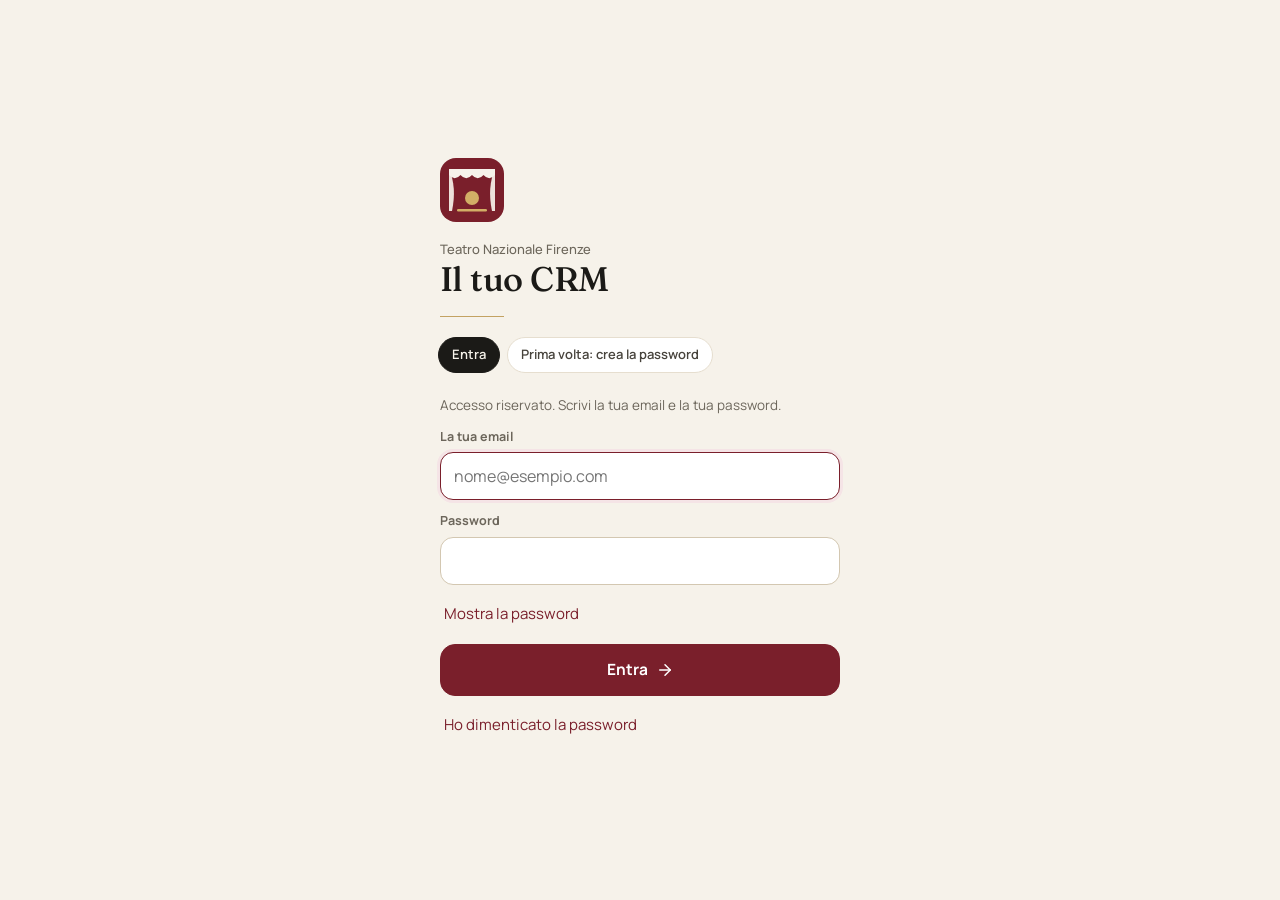
<file: index.html>
<!doctype html>
<html lang="it">
  <head>
    <meta http-equiv="Content-Security-Policy" content="default-src &#39;self&#39;; script-src &#39;self&#39;; style-src &#39;self&#39; &#39;unsafe-inline&#39;; img-src &#39;self&#39; data:; font-src &#39;self&#39;; connect-src &#39;self&#39; https://fcarfyibyhmgpvxdwxvl.supabase.co wss://fcarfyibyhmgpvxdwxvl.supabase.co; manifest-src &#39;self&#39;; worker-src &#39;self&#39;; base-uri &#39;self&#39;; form-action &#39;self&#39;">
    <meta name="referrer" content="strict-origin-when-cross-origin">

    <meta charset="UTF-8" />
    <meta name="viewport" content="width=device-width, initial-scale=1, viewport-fit=cover" />
    <meta name="theme-color" content="#F6F2EA" media="(prefers-color-scheme: light)" />
    <meta name="theme-color" content="#141115" media="(prefers-color-scheme: dark)" />
    <meta name="robots" content="noindex, nofollow" />
    <meta name="apple-mobile-web-app-capable" content="yes" />
    <meta name="apple-mobile-web-app-status-bar-style" content="default" />
    <meta name="apple-mobile-web-app-title" content="CRM Teatro" />
    <link rel="icon" href="/favicon.svg" type="image/svg+xml" />
    <link rel="apple-touch-icon" href="/apple-touch-icon.png" />
    <title>CRM · Teatro Nazionale Firenze</title>
    <script type="module" crossorigin src="/assets/app-BGBuRd5n.js"></script>
    <link rel="modulepreload" crossorigin href="/assets/ui-CmD7qQvG.js">
    <link rel="modulepreload" crossorigin href="/assets/arrow-right-7bJ4w0-E.js">
    <link rel="modulepreload" crossorigin href="/assets/store-Ds2zylyz.js">
    <link rel="modulepreload" crossorigin href="/assets/rotta-DQh7tkqT.js">
    <link rel="stylesheet" crossorigin href="/assets/ui-D0ncbVji.css">
  <link rel="manifest" href="/manifest.webmanifest"></head>
  <body>
    <div id="root"></div>
  </body>
</html>
</file>
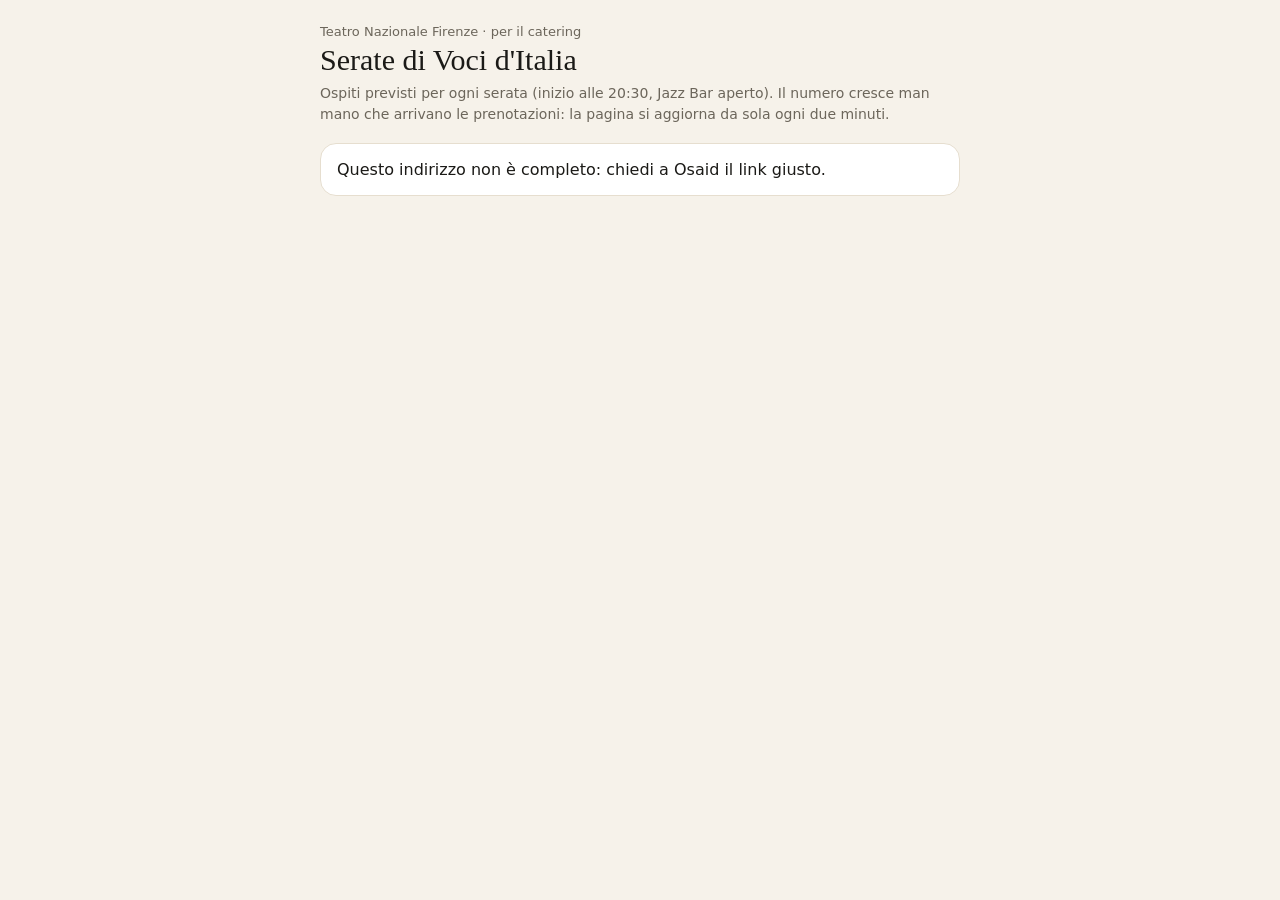
<file: catering.html>
<!doctype html>
<html lang="it">
<head>
  <meta charset="utf-8" />
  <meta name="viewport" content="width=device-width, initial-scale=1" />
  <meta name="robots" content="noindex, nofollow" />
  <meta name="referrer" content="no-referrer" />
  <meta http-equiv="Content-Security-Policy" content="default-src 'self'; script-src 'self'; style-src 'self' 'unsafe-inline'; connect-src https://fcarfyibyhmgpvxdwxvl.supabase.co; img-src 'self' data:; base-uri 'none'; form-action 'none'" />
  <title>Serate Voci d'Italia · Teatro Nazionale Firenze</title>
  <link rel="icon" href="/favicon.svg" />
  <style>
    :root {
      --bg: #f6f2ea; --surface: #fff; --line: #e6decf; --ink: #1b1a17; --muted: #6c665b;
      --accent: #7a1f2b; --brass: #7a5c1e; --warn: #85590c; --warn-soft: #f7ecd6; --ok: #2c6541;
    }
    @media (prefers-color-scheme: dark) {
      :root { --bg: #141115; --surface: #1f1b20; --line: #342e35; --ink: #f2ede4; --muted: #a79f93;
        --accent: #e0707d; --brass: #d8b774; --warn: #e4b863; --warn-soft: #3a2e18; --ok: #82c89b; }
    }
    * { box-sizing: border-box; margin: 0; }
    body { background: var(--bg); color: var(--ink); font-family: system-ui, -apple-system, 'Segoe UI', sans-serif; padding: 24px 16px 40px; }
    main { max-width: 640px; margin: 0 auto; }
    .sopra { font-size: 13px; color: var(--muted); }
    h1 { font-family: Georgia, 'Times New Roman', serif; font-weight: 500; font-size: 30px; margin: 4px 0 6px; }
    .spiega { font-size: 14px; color: var(--muted); line-height: 1.5; margin-bottom: 18px; }
    ol { list-style: none; padding: 0; display: flex; flex-direction: column; gap: 8px; }
    li { background: var(--surface); border: 1px solid var(--line); border-radius: 16px; padding: 13px 16px;
      display: grid; grid-template-columns: 1fr auto; gap: 2px 12px; align-items: center; }
    li.oggi { border: 2px solid var(--accent); }
    .quando { font-weight: 700; font-size: 15px; }
    .quando small { font-weight: 600; color: var(--accent); margin-left: 6px; }
    .numero { grid-row: 1 / span 2; grid-column: 2; text-align: right; }
    .numero strong { font-family: Georgia, serif; font-size: 30px; font-weight: 500; display: block; line-height: 1; }
    .numero span { font-size: 11.5px; color: var(--muted); }
    .numero.vuoto strong { color: var(--muted); font-size: 20px; }
    .dett { font-size: 12.5px; color: var(--muted); }
    .nota { grid-column: 1 / -1; font-size: 13.5px; margin-top: 6px; padding: 7px 10px; background: var(--bg); border-radius: 10px; }
    .dubbio { display: inline-block; font-size: 11.5px; font-weight: 700; color: var(--warn); background: var(--warn-soft);
      padding: 2px 8px; border-radius: 99px; margin-top: 4px; }
    .stato { font-size: 13px; color: var(--muted); margin-top: 18px; }
    .errore { background: var(--surface); border: 1px solid var(--line); border-radius: 16px; padding: 16px; }
  </style>
</head>
<body>
  <main>
    <p class="sopra">Teatro Nazionale Firenze · per il catering</p>
    <h1>Serate di Voci d'Italia</h1>
    <p class="spiega">Ospiti previsti per ogni serata (inizio alle 20:30, Jazz Bar aperto). Il numero cresce man mano che arrivano
      le prenotazioni: la pagina si aggiorna da sola ogni due minuti.</p>
    <div id="contenuto"><p class="stato">Carico le serate…</p></div>
    <p class="stato" id="aggiornato"></p>
  </main>
  <script src="/catering.js"></script>
</body>
</html>
</file>
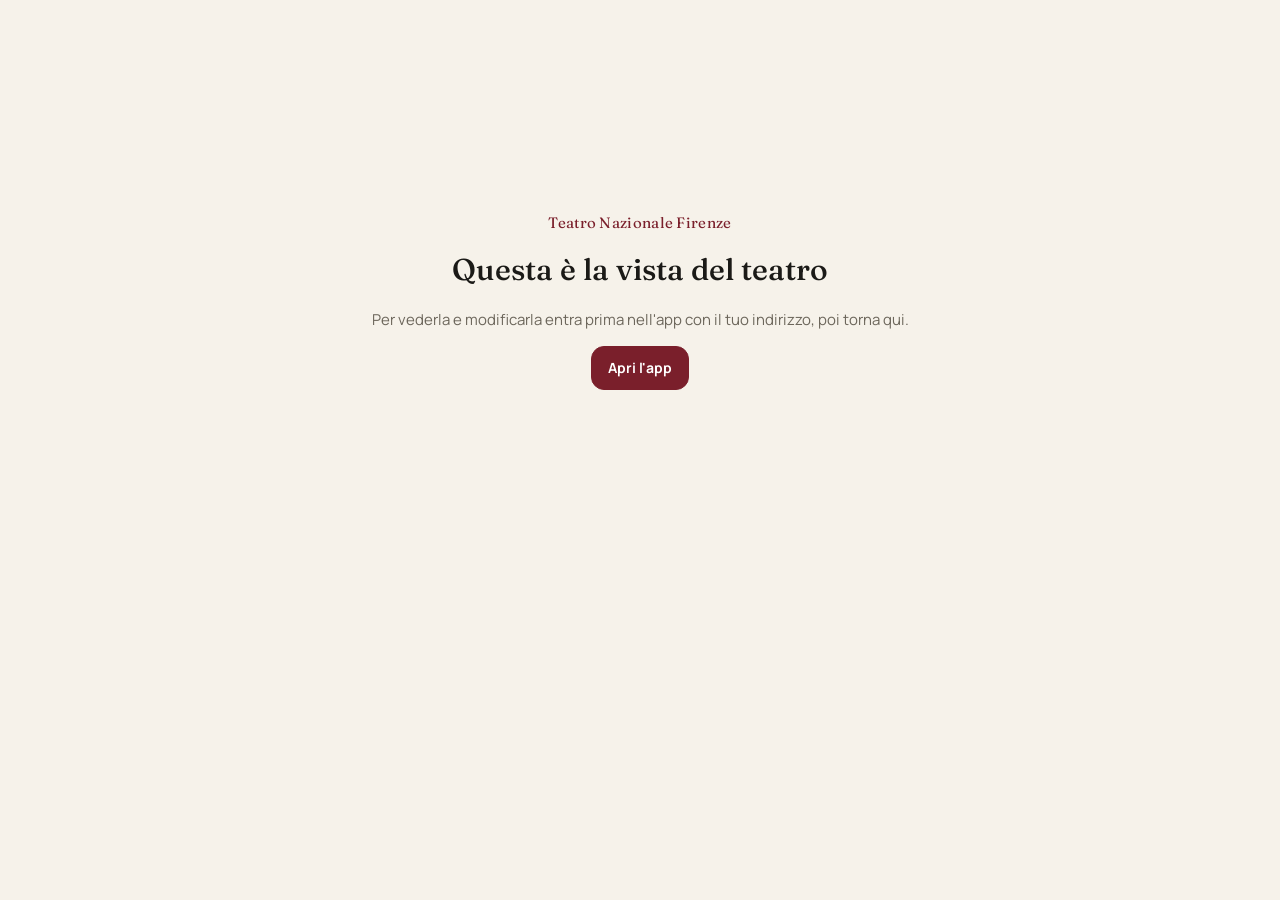
<file: date.html>
<!doctype html>
<html lang="it">
  <head>
    <meta http-equiv="Content-Security-Policy" content="default-src &#39;self&#39;; script-src &#39;self&#39;; style-src &#39;self&#39; &#39;unsafe-inline&#39;; img-src &#39;self&#39; data:; font-src &#39;self&#39;; connect-src &#39;self&#39; https://fcarfyibyhmgpvxdwxvl.supabase.co wss://fcarfyibyhmgpvxdwxvl.supabase.co; manifest-src &#39;self&#39;; worker-src &#39;self&#39;; base-uri &#39;self&#39;; form-action &#39;self&#39;">
    <meta name="referrer" content="strict-origin-when-cross-origin">

    <meta charset="UTF-8" />
    <meta name="viewport" content="width=device-width, initial-scale=1, viewport-fit=cover" />
    <meta name="theme-color" content="#F6F2EA" media="(prefers-color-scheme: light)" />
    <meta name="theme-color" content="#141115" media="(prefers-color-scheme: dark)" />
    <meta name="robots" content="noindex, nofollow" />
    <link rel="icon" href="/favicon.svg" type="image/svg+xml" />
    <title>Date del teatro · Teatro Nazionale Firenze</title>
    <script type="module" crossorigin src="/assets/date-BXh-V7Bx.js"></script>
    <link rel="modulepreload" crossorigin href="/assets/ui-CmD7qQvG.js">
    <link rel="stylesheet" crossorigin href="/assets/ui-D0ncbVji.css">
    <link rel="stylesheet" crossorigin href="/assets/date-DFiG2DXX.css">
  <link rel="manifest" href="/manifest.webmanifest"></head>
  <body>
    <div id="root"></div>
  </body>
</html>
</file>
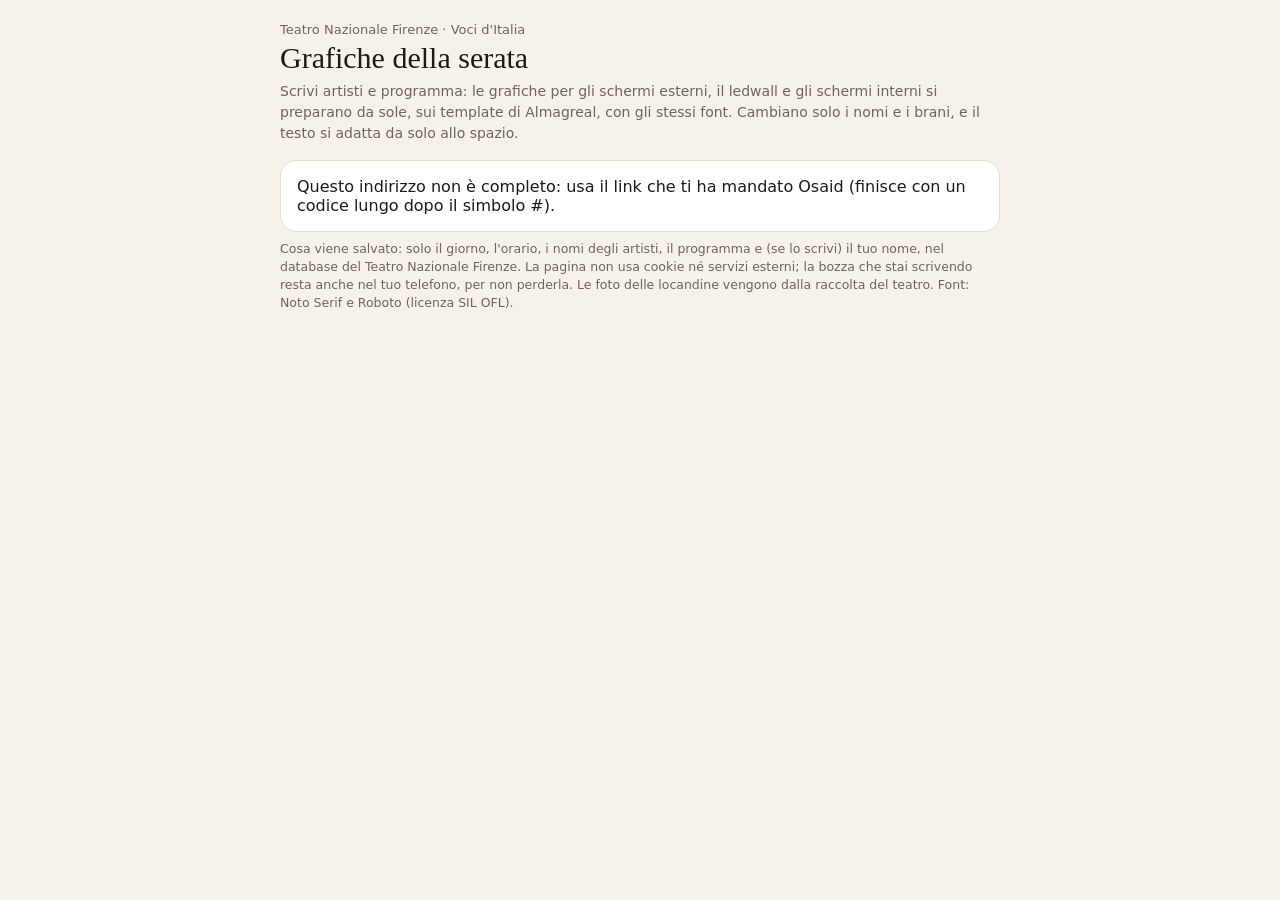
<file: grafiche.html>
<!doctype html>
<html lang="it">
<head>
  <meta charset="utf-8" />
  <meta name="viewport" content="width=device-width, initial-scale=1" />
  <meta name="robots" content="noindex, nofollow" />
  <meta name="referrer" content="no-referrer" />
  <meta http-equiv="Content-Security-Policy" content="default-src 'self'; script-src 'self'; style-src 'self' 'unsafe-inline'; connect-src 'self' https://fcarfyibyhmgpvxdwxvl.supabase.co; img-src 'self' data: blob:; font-src 'self'; base-uri 'none'; form-action 'none'" />
  <title>Grafiche della serata · Voci d'Italia</title>
  <link rel="icon" href="/favicon.svg" />
  <style>
    :root {
      --bg: #f6f2ea; --surface: #fff; --line: #e6decf; --ink: #1b1a17; --muted: #6c665b;
      --accent: #7a1f2b; --accent-ink: #fff; --brass: #7a5c1e; --warn: #85590c; --warn-soft: #f7ecd6; --ok: #2c6541; --ok-soft: #e1f0e6;
      --campo: #fbf9f4;
    }
    @media (prefers-color-scheme: dark) {
      :root { --bg: #141115; --surface: #1f1b20; --line: #342e35; --ink: #f2ede4; --muted: #a79f93;
        --accent: #e0707d; --accent-ink: #1b1114; --brass: #d8b774; --warn: #e4b863; --warn-soft: #3a2e18; --ok: #82c89b; --ok-soft: #1d3326;
        --campo: #272229; }
    }
    * { box-sizing: border-box; margin: 0; }
    body { background: var(--bg); color: var(--ink); font-family: system-ui, -apple-system, 'Segoe UI', sans-serif; padding: 22px 16px 80px; }
    main { max-width: 720px; margin: 0 auto; }
    .sopra { font-size: 13px; color: var(--muted); }
    h1 { font-family: Georgia, 'Times New Roman', serif; font-weight: 500; font-size: 30px; margin: 4px 0 6px; }
    .spiega { font-size: 14px; color: var(--muted); line-height: 1.5; margin-bottom: 16px; }
    .card { background: var(--surface); border: 1px solid var(--line); border-radius: 16px; padding: 16px; margin-bottom: 14px; }
    h2 { font-size: 13px; letter-spacing: .06em; text-transform: uppercase; color: var(--brass); font-weight: 700; margin-bottom: 12px; }
    label { display: block; font-size: 13px; font-weight: 600; margin: 10px 0 4px; }
    label small { font-weight: 400; color: var(--muted); }
    input, select, textarea { width: 100%; font: inherit; font-size: 16px; padding: 11px 12px; border-radius: 12px; border: 1px solid var(--line);
      background: var(--campo); color: var(--ink); }
    textarea { resize: vertical; }
    input:focus, select:focus, textarea:focus, button:focus-visible { outline: 3px solid var(--accent); outline-offset: 1px; }
    .riga { display: grid; grid-template-columns: 1fr 1fr; gap: 10px; }
    button { font: inherit; font-size: 15px; font-weight: 600; padding: 12px 16px; border-radius: 12px; border: 1px solid var(--line);
      background: var(--campo); color: var(--ink); cursor: pointer; }
    button[aria-pressed="true"] { border: 2px solid var(--accent); }
    button.primario { background: var(--accent); color: var(--accent-ink); border-color: var(--accent); }
    button:disabled { opacity: .5; cursor: not-allowed; }
    .fisso { font-size: 13px; color: var(--muted); padding: 2px 0 8px; line-height: 1.4; }
    #elenco { display: flex; flex-direction: column; gap: 8px; margin-top: 10px; }
    .voce { border: 1px solid var(--line); border-radius: 14px; padding: 8px 10px 12px; background: var(--campo); }
    .voce.trascinata { opacity: .55; border-color: var(--accent); }
    .voce.solo-piano, .voce.intervallo { background: var(--surface); border-style: dashed; }
    .testa { display: flex; align-items: center; gap: 6px; }
    .testa .titolo-voce { flex: 1; font-size: 12.5px; font-weight: 700; color: var(--muted); letter-spacing: .03em; }
    .testa button { padding: 6px 10px; font-size: 16px; min-width: 40px; min-height: 40px; line-height: 1; }
    .maniglia { cursor: grab; touch-action: none; }
    .coppia { display: grid; grid-template-columns: 1fr 1fr; gap: 10px; }
    @media (max-width: 560px) { .coppia { grid-template-columns: 1fr; } }
    .nuovi { display: flex; gap: 8px; flex-wrap: wrap; margin-top: 10px; }
    .nuovi button { flex: 1 1 180px; }
    .tab { display: flex; gap: 6px; flex-wrap: wrap; margin-bottom: 10px; }
    .tab button { padding: 8px 12px; font-size: 14px; }
    .anteprima { width: 100%; background: #000; border-radius: 12px; display: block; }
    .anteprima-box { position: relative; min-height: 120px; }
    #loc-anteprima { touch-action: none; cursor: grab; }
    .chip-righe { display: flex; gap: 6px; flex-wrap: wrap; margin: 6px 0; }
    .chip-righe button { padding: 7px 12px; font-size: 14px; }
    .raccolta { display: grid; grid-template-columns: repeat(auto-fill, minmax(92px, 1fr)); gap: 6px; max-height: 330px; overflow: auto; padding: 2px; }
    .raccolta button { padding: 0; border-radius: 10px; overflow: hidden; aspect-ratio: 1; border: 2px solid transparent; background: var(--campo); }
    .raccolta button[aria-pressed="true"] { border-color: var(--accent); }
    .raccolta img { width: 100%; height: 100%; object-fit: cover; display: block; }
    input[type="range"] { padding: 6px 0; accent-color: var(--accent); }
    .caricamento { position: absolute; inset: 0; display: flex; align-items: center; justify-content: center; color: #fff; font-size: 14px; pointer-events: none; }
    .azioni { display: flex; gap: 10px; flex-wrap: wrap; margin-top: 12px; }
    .azioni button { flex: 1 1 200px; }
    .msg { font-size: 13.5px; margin-top: 10px; padding: 9px 12px; border-radius: 10px; background: var(--campo); line-height: 1.4; }
    .msg.ok { background: var(--ok-soft); color: var(--ok); }
    .msg.attenzione { background: var(--warn-soft); color: var(--warn); }
    .controllo { font-size: 13.5px; margin-top: 10px; padding: 9px 12px; border-radius: 10px; line-height: 1.4; }
    .controllo.ok { background: var(--ok-soft); color: var(--ok); }
    .controllo.attenzione { background: var(--warn-soft); color: var(--warn); }
    .stato { font-size: 13px; color: var(--muted); margin: 6px 0 0; }
    .nota { font-size: 12.5px; color: var(--muted); line-height: 1.45; margin-top: 8px; }
    .errore { background: var(--surface); border: 1px solid var(--line); border-radius: 16px; padding: 16px; }
    .pronti { display: flex; flex-direction: column; gap: 8px; margin-top: 10px; }
    .pronti a { text-decoration: none; text-align: center; display: block; padding: 12px 16px; border-radius: 12px; font-weight: 600; font-size: 15px; background: var(--accent); color: var(--accent-ink); overflow-wrap: anywhere; }
    h3.sotto { font-size: 13px; font-weight: 700; margin: 16px 0 4px; color: var(--ink); }
    progress { width: 100%; height: 12px; margin-top: 10px; accent-color: var(--accent); }
    details summary { cursor: pointer; font-size: 14px; font-weight: 600; padding: 6px 0; }
    .solo-scarica .modifica { display: none !important; }
    .colori-box { border: 1px solid var(--line); border-radius: 12px; padding: 8px 12px; margin-bottom: 10px; background: var(--campo); }
    .colori-box summary { padding: 4px 0; }
    .tavolozza { display: grid; grid-template-columns: repeat(auto-fill, minmax(104px, 1fr)); gap: 6px; margin: 8px 0 2px; }
    .tavolozza button { padding: 0; border-radius: 10px; overflow: hidden; border: 2px solid var(--line); background: none; }
    .tavolozza button[aria-pressed="true"] { border-color: var(--accent); }
    .tavolozza .provino { display: block; padding: 10px 6px; font-size: 12px; font-weight: 700; text-align: center;
      line-height: 1.2; overflow-wrap: anywhere; }
    .su-misura { display: grid; grid-template-columns: 1fr 1fr; gap: 10px; margin-top: 10px; }
    @media (max-width: 560px) { .su-misura { grid-template-columns: 1fr; } }
    .codice { display: flex; gap: 6px; align-items: center; }
    .codice input[type="text"] { flex: 1; text-transform: lowercase; }
    .codice input[type="color"] { width: 46px; height: 44px; padding: 2px; flex: none; }
  </style>
</head>
<body>
  <main>
    <p class="sopra">Teatro Nazionale Firenze · Voci d'Italia</p>
    <h1>Grafiche della serata</h1>
    <p class="spiega modifica">Scrivi artisti e programma: le grafiche per gli schermi esterni, il ledwall e gli schermi interni si preparano da sole,
      sui template di Almagreal, con gli stessi font. Cambiano solo i nomi e i brani, e il testo si adatta da solo allo spazio.</p>
    <div id="contenuto" hidden>
      <section class="card modifica" aria-labelledby="h-guida">
        <details id="guida">
          <summary id="h-guida">Come funziona questa pagina</summary>
          <p class="fisso">Si scrive una volta sola e la pagina prepara da sola tutte le grafiche della serata: schermi esterni, ledwall e schermi interni.</p>
          <p class="fisso"><strong>1. La serata</strong> — il giorno e l'orario di Voci d'Italia. «Titolo sulle grafiche» è quasi sempre «Stasera»: scegli «Domani» solo se la grafica va messa online il giorno prima. Questa pagina è sempre la stessa: con «Vedi una serata già fatta» riapri una data passata, con «+ Prepara la prossima serata» torni a scrivere quella nuova.</p>
          <p class="fisso"><strong>2. Artisti</strong> — prima voce (soprano, mezzosoprano, tenore o baritono: se cantano due uomini, scegli qui il primo) e il nome, poi la seconda voce (scegli il ruolo dal menu) e il nome, e il pianista (con «M°» davanti, es. «M° Mario Rossi»).</p>
          <p class="fisso"><strong>3. Programma</strong> — un brano alla volta con «+ Aggiungi un brano» (titolo, opera, autore), oppure incolla tutto il testo da WhatsApp con «Incolla il programma» e si compila da solo. Si possono riordinare le schede trascinandole dal ☰ o con le frecce.</p>
          <p class="fisso"><strong>4. Anteprima</strong> — nella sezione «Come vengono» si vede come verrà ogni grafica: usa le schede in alto per passare da una all'altra (esterni, ledwall, interni).</p>
          <p class="fisso"><strong>5. Quando tutto è a posto</strong> — scrivi il tuo nome in fondo alla pagina e premi «Conferma: è tutto pronto»: il teatro riceve un avviso che le grafiche sono pronte.</p>
          <p class="fisso">La pagina salva da sola una bozza anche nel telefono, quindi non si perde nulla se la chiudi per sbaglio.</p>
        </details>
      </section>
      <section class="card modifica" aria-labelledby="h-serata">
        <h2 id="h-serata">La serata</h2>
        <div class="riga">
          <div><label for="data">Giorno</label><input id="data" type="date" /></div>
          <div><label for="orario">Orario <small>(es. 20.30)</small></label><input id="orario" inputmode="decimal" autocomplete="off" /></div>
        </div>
        <label for="quando">Titolo sulle grafiche</label>
        <select id="quando">
          <option value="Tonight">Stasera — «Tonight»</option>
          <option value="Tomorrow">Domani — «Tomorrow» (grafica messa il giorno prima)</option>
        </select>
        <p class="stato" id="stato-serata"></p>
        <label for="storico">Vedi una serata già fatta</label>
        <select id="storico"><option value="">— scegli una data —</option></select>
        <div class="azioni"><button type="button" id="nuova-serata">+ Prepara la prossima serata</button></div>
      </section>

      <section class="card modifica" aria-labelledby="h-artisti">
        <h2 id="h-artisti">Artisti</h2>
        <div class="riga">
          <div><label for="ruolo1">Prima voce</label>
            <select id="ruolo1">
              <option value="Soprano">Soprano</option>
              <option value="Mezzo-soprano">Mezzosoprano</option>
              <option value="Tenor">Tenore</option>
              <option value="Baritone">Baritono</option>
            </select></div>
          <div><label for="soprano">Nome</label><input id="soprano" autocomplete="off" /></div>
        </div>
        <div class="riga">
          <div><label for="ruolo2">Seconda voce</label>
            <select id="ruolo2">
              <option value="Tenor">Tenore</option>
              <option value="Baritone">Baritono</option>
              <option value="Bass-baritone">Basso-baritono</option>
              <option value="Bass">Basso</option>
              <option value="Countertenor">Controtenore</option>
            </select></div>
          <div><label for="voce2">Nome</label><input id="voce2" autocomplete="off" /></div>
        </div>
        <label for="pianista">Pianoforte <small>(con M° davanti al nome)</small></label><input id="pianista" autocomplete="off" placeholder="M° nome e cognome" />
      </section>

      <section class="card modifica" aria-labelledby="h-programma">
        <h2 id="h-programma">Programma</h2>
        <details id="incolla-box">
          <summary>Incolla il programma (da WhatsApp)</summary>
          <label for="incolla">Incolla qui il testo</label>
          <textarea id="incolla" rows="6" placeholder="Titolo del brano&#10;from nome dell'opera&#10;by nome e cognome dell'autore&#10;&#10;Titolo del brano successivo&#10;…"></textarea>
          <p class="nota">I titoli e le opere restano come sono scritti; i nomi degli autori si abbreviano da soli (nome e cognome → iniziale e cognome).</p>
          <div class="azioni"><button type="button" id="compila">Compila il programma da questo testo</button></div>
        </details>
        <p class="fisso">Ordina il programma come vuoi: trascina una scheda con ☰, oppure usa le frecce. I pezzi solo per pianoforte si spostano come i brani. Negli schermi esterni i brani prima dell'intervallo
          vanno a sinistra e dopo a destra; il ledwall (tre colonne) e gli schermi interni (quattro) distribuiscono il programma da soli. Quanti brani metti, il testo si ridimensiona da solo (stessi font) finché sta tutto nella grafica.</p>
        <div id="elenco" aria-label="Programma, in ordine"></div>
        <div class="nuovi">
          <button type="button" id="nuovo-brano">+ Aggiungi un brano</button>
          <button type="button" id="nuovo-solo">+ Pezzo solo pianoforte</button>
        </div>
      </section>

      <section class="card modifica" id="conferma-box" aria-labelledby="h-conferma">
        <h2 id="h-conferma">Quando è tutto a posto</h2>
        <p class="fisso" id="conferma-testo">Controlla le anteprime qui sotto, poi premi «Conferma»: il teatro riceve un avviso e trova le grafiche pronte da scaricare.</p>
        <div class="azioni"><button type="button" class="primario" id="conferma">Conferma: è tutto pronto</button></div>
        <div id="conferma-stato" class="controllo" role="status" hidden></div>
      </section>

      <section class="card" aria-labelledby="h-anteprima">
        <h2 id="h-anteprima">Come vengono</h2>
        <div id="solo-scarica-testo" class="controllo ok" role="status" hidden></div>
        <div id="quando-box" hidden>
          <label id="quando-eti">Titolo sulle grafiche</label>
          <div class="tab" role="group" aria-labelledby="quando-eti">
            <button type="button" id="quando-tonight" data-q="Tonight">TONIGHT · stasera</button>
            <button type="button" id="quando-tomorrow" data-q="Tomorrow">TOMORROW · domani</button>
          </div>
          <div id="quando-stato" class="controllo" role="status" hidden></div>
        </div>
        <details id="colori-box" class="colori-box">
          <summary>Colori di Voci d'Italia (tutte le grafiche insieme)</summary>
          <p class="fisso">Un colore solo per tutte le grafiche di Voci d'Italia della serata: esterni, ledwall, ringraziamento, interni e locandina.
            Sceglilo qui e cambiano tutte insieme. Resta salvato con la serata, quindi lo vede anche chi apre la pagina da un altro telefono.
            «Giallo Almagreal» è il colore originale della locandina.</p>
          <div class="pannello-colori"></div>
        </details>
        <div class="tab" id="tab" role="group" aria-label="Quale grafica vedere"></div>
        <div class="anteprima-box"><canvas id="anteprima" class="anteprima" aria-label="Anteprima della grafica"></canvas><div class="caricamento" id="caricamento"></div></div>
        <div id="controllo" class="controllo" role="status"></div>
        <div class="modifica">
          <label for="chisei">Il tuo nome <small>(così si sa chi ha scritto)</small></label>
          <input id="chisei" autocomplete="off" />
          <div class="azioni"><button type="button" id="salva">Salva la serata</button></div>
        </div>
        <div id="msg" class="msg" role="status" hidden></div>
        <div id="solo-completo">
          <h3 class="sotto">Immagini (PNG)</h3>
          <div class="azioni">
            <button type="button" id="scarica-questa">Scarica solo questa</button>
            <button type="button" class="primario" id="scarica">Scarica tutte le immagini</button>
          </div>
          <p class="nota">Il tappo del ledwall è solo un'immagine PNG, grande esattamente come il ledwall (4224 × 4320), con i nomi degli artisti e il programma insieme; «Ledwall · ringraziamento» è la grafica di fine serata con i QR, sempre uguale. Per mandarlo ai tecnici: scarica
            «Ledwall» e caricalo su <a href="https://wetransfer.com" target="_blank" rel="noopener noreferrer">WeTransfer</a> (si apre in un'altra pagina).</p>
          <h3 class="sotto">Video per gli schermi esterni (MP4)</h3>
          <p class="nota">Durano 15 secondi. Nei primi 7 lo sfondo si assesta piano, le note musicali entrano una a una e i testi arrivano nell'ordine in cui si leggono;
            poi l'immagine resta ferma. Si preparano qui, nel browser: dal computer, con Chrome o Edge; serve circa un minuto per video. Tieni aperta la pagina.</p>
          <div class="azioni">
            <button type="button" id="video-questo">Video di questa grafica</button>
            <button type="button" class="primario" id="video-tutti">Tutti i video</button>
          </div>
          <progress id="avanzamento" max="1" value="0" hidden aria-label="Avanzamento del video"></progress>
          <div id="pronti" class="pronti" aria-live="polite"></div>
        </div>
      </section>

      <section class="card modifica" aria-labelledby="h-nota-pagina">
        <h2 id="h-nota-pagina">Una nota per Osaid</h2>
        <p class="fisso">Vuoi chiedere una modifica a questa pagina o segnalare qualcosa? Scrivila qui: arriva direttamente a Osaid.</p>
        <label for="nota-pagina">La tua nota</label>
        <textarea id="nota-pagina" rows="3" placeholder="Es. il menu dei ruoli non ha..., servirebbe anche..., c'è un errore in..."></textarea>
        <div class="azioni"><button type="button" class="primario" id="nota-invia">Invia la nota</button></div>
        <div id="nota-msg" class="msg" role="status" hidden></div>
      </section>

      <section class="card" id="sezione-locandine" aria-labelledby="h-locandine">
        <h2 id="h-locandine">Locandine per gli schermi interni</h2>
        <p class="fisso">I template orizzontali di Almagreal per i monitor dentro il teatro hanno un riquadro per una foto, a destra (gli schermi esterni, verticali,
          e il ledwall non hanno foto). Scegli la locandina, controlla la data e scegli una foto dalla raccolta.</p>
        <div class="tab" id="tab-loc" role="group" aria-label="Quale locandina"></div>
        <label for="loc-testo">Data e ora scritte sulla locandina <small>(in inglese, come nel template: «November 6th - 8:30pm»)</small></label>
        <input id="loc-testo" autocomplete="off" />
        <div class="azioni"><button type="button" id="loc-ricalcola">Riscrivi dal giorno e dall'orario della serata</button></div>
        <label id="loc-raccolta-titolo">Foto <small>(tocca per sceglierla)</small></label>
        <div class="chip-righe" id="loc-filtri" role="group" aria-label="Quali foto vedere"></div>
        <div class="raccolta" id="loc-raccolta" role="group" aria-labelledby="loc-raccolta-titolo"></div>
        <label for="loc-zoom">Ingrandimento <small>(trascina la foto nell'anteprima per spostarla)</small></label>
        <input id="loc-zoom" type="range" min="1" max="3" step="0.01" value="1" />
        <details id="loc-colori-box" class="colori-box">
          <summary>Colori della locandina</summary>
          <p class="fisso">La locandina di Voci d'Italia ha lo stesso colore delle altre grafiche di Voci d'Italia: cambiandolo qui cambiano anche loro.
            Quella di Behind the Curtain ha il suo. Il colore resta salvato con la serata.</p>
          <div class="pannello-colori"></div>
        </details>
        <div class="anteprima-box"><canvas id="loc-anteprima" class="anteprima" aria-label="Anteprima della locandina"></canvas></div>
        <div class="azioni"><button type="button" class="primario" id="loc-scarica">Scarica la locandina (PNG)</button></div>
        <div id="loc-msg" class="msg" role="status" hidden></div>
        <div id="loc-pronti" class="pronti" aria-live="polite"></div>
      </section>
    </div>
    <div id="errore" class="errore" hidden></div>
    <p class="nota">Cosa viene salvato: solo il giorno, l'orario, i nomi degli artisti, il programma e (se lo scrivi) il tuo nome, nel database del Teatro Nazionale Firenze.
      La pagina non usa cookie né servizi esterni; la bozza che stai scrivendo resta anche nel tuo telefono, per non perderla. Le foto delle locandine vengono dalla raccolta del teatro. Font: Noto Serif e Roboto (licenza SIL OFL).</p>
  </main>
  <script src="/grafiche/render.js"></script>
  <script src="/grafiche/colori.js"></script>
  <script src="/grafiche/testi.js"></script>
  <script src="/grafiche/modelli.js"></script>
  <script src="/grafiche/lib/mp4-muxer.js"></script>
  <script src="/grafiche/video.js"></script>
  <script src="/grafiche/repertorio.js"></script>
  <script src="/grafiche/foto/elenco.js"></script>
  <script src="/grafiche.js"></script>
</body>
</html>
</file>
<file: assets/ui-D0ncbVji.css>
@font-face{font-family:Fraunces Variable;font-style:normal;font-display:swap;font-weight:100 900;src:url(/assets/fraunces-vietnamese-wght-normal-CnvboYUG.woff2)format("woff2-variations");unicode-range:U+102-103,U+110-111,U+128-129,U+168-169,U+1A0-1A1,U+1AF-1B0,U+300-301,U+303-304,U+308-309,U+323,U+329,U+1EA0-1EF9,U+20AB}@font-face{font-family:Fraunces Variable;font-style:normal;font-display:swap;font-weight:100 900;src:url(/assets/fraunces-latin-ext-wght-normal-Ca2vKHc0.woff2)format("woff2-variations");unicode-range:U+100-2BA,U+2BD-2C5,U+2C7-2CC,U+2CE-2D7,U+2DD-2FF,U+304,U+308,U+329,U+1D00-1DBF,U+1E00-1E9F,U+1EF2-1EFF,U+2020,U+20A0-20AB,U+20AD-20C0,U+2113,U+2C60-2C7F,U+A720-A7FF}@font-face{font-family:Fraunces Variable;font-style:normal;font-display:swap;font-weight:100 900;src:url(/assets/fraunces-latin-wght-normal-ukD16Tqj.woff2)format("woff2-variations");unicode-range:U+??,U+131,U+152-153,U+2BB-2BC,U+2C6,U+2DA,U+2DC,U+304,U+308,U+329,U+2000-206F,U+20AC,U+2122,U+2191,U+2193,U+2212,U+2215,U+FEFF,U+FFFD}@font-face{font-family:Manrope Variable;font-style:normal;font-display:swap;font-weight:200 800;src:url(/assets/manrope-cyrillic-ext-wght-normal-C8S-KRRz.woff2)format("woff2-variations");unicode-range:U+460-52F,U+1C80-1C8A,U+20B4,U+2DE0-2DFF,U+A640-A69F,U+FE2E-FE2F}@font-face{font-family:Manrope Variable;font-style:normal;font-display:swap;font-weight:200 800;src:url(/assets/manrope-cyrillic-wght-normal-Dvxsihut.woff2)format("woff2-variations");unicode-range:U+301,U+400-45F,U+490-491,U+4B0-4B1,U+2116}@font-face{font-family:Manrope Variable;font-style:normal;font-display:swap;font-weight:200 800;src:url(/assets/manrope-greek-wght-normal-DL7QRZyv.woff2)format("woff2-variations");unicode-range:U+370-377,U+37A-37F,U+384-38A,U+38C,U+38E-3A1,U+3A3-3FF}@font-face{font-family:Manrope Variable;font-style:normal;font-display:swap;font-weight:200 800;src:url(/assets/manrope-vietnamese-wght-normal-usUDDRr7.woff2)format("woff2-variations");unicode-range:U+102-103,U+110-111,U+128-129,U+168-169,U+1A0-1A1,U+1AF-1B0,U+300-301,U+303-304,U+308-309,U+323,U+329,U+1EA0-1EF9,U+20AB}@font-face{font-family:Manrope Variable;font-style:normal;font-display:swap;font-weight:200 800;src:url(/assets/manrope-latin-ext-wght-normal-Ch3YOpNY.woff2)format("woff2-variations");unicode-range:U+100-2BA,U+2BD-2C5,U+2C7-2CC,U+2CE-2D7,U+2DD-2FF,U+304,U+308,U+329,U+1D00-1DBF,U+1E00-1E9F,U+1EF2-1EFF,U+2020,U+20A0-20AB,U+20AD-20C0,U+2113,U+2C60-2C7F,U+A720-A7FF}@font-face{font-family:Manrope Variable;font-style:normal;font-display:swap;font-weight:200 800;src:url(/assets/manrope-latin-wght-normal-DHIcAJRg.woff2)format("woff2-variations");unicode-range:U+??,U+131,U+152-153,U+2BB-2BC,U+2C6,U+2DA,U+2DC,U+304,U+308,U+329,U+2000-206F,U+20AC,U+2122,U+2191,U+2193,U+2212,U+2215,U+FEFF,U+FFFD}:root{--bg:#f6f2ea;--bg-2:#efe8dc;--surface:#fff;--surface-2:#fbf8f2;--line:#e6decf;--line-strong:#d3c7b1;--ink:#1b1a17;--ink-2:#47433c;--muted:#6c665b;--accent:#7a1f2b;--accent-ink:#fff;--accent-soft:#f5e4e6;--brass:#7a5c1e;--brass-line:#c3a262;--brass-soft:#f3ead6;--ok:#2c6541;--ok-soft:#e2efe5;--info:#2f4b85;--info-soft:#e7ecf7;--warn:#85590c;--warn-soft:#f7ecd6;--violet:#58408a;--violet-soft:#eee8f6;--teal:#1d615b;--teal-soft:#dfefed;--danger:#9e3527;--danger-soft:#f8e4e0;--shadow:0 1px 2px #1b1a170a, 0 10px 30px #1b1a170f;--radius:18px;--font-display:"Fraunces Variable", Georgia, "Times New Roman", serif;--font-ui:"Manrope Variable", system-ui, -apple-system, "Segoe UI", sans-serif;--tabbar-h:66px;--lightningcss-light:initial;--lightningcss-dark: ;color-scheme:light}@media (prefers-color-scheme:dark){:root{--bg:#141115;--bg-2:#1d191e;--surface:#1f1b20;--surface-2:#231f25;--line:#342e35;--line-strong:#4a4149;--ink:#f2ede4;--ink-2:#d8d0c4;--muted:#a79f93;--accent:#e0707d;--accent-ink:#1c0b0f;--accent-soft:#3b1f25;--brass:#d8b774;--brass-line:#8a7140;--brass-soft:#362d1f;--ok:#82c89b;--ok-soft:#1e3327;--info:#96aee2;--info-soft:#1f2739;--warn:#e4b863;--warn-soft:#3a2e18;--violet:#bba1e8;--violet-soft:#2c2439;--teal:#72c8be;--teal-soft:#1a3331;--danger:#ec8f81;--danger-soft:#3b211d;--shadow:0 1px 2px #0000004d, 0 10px 30px #00000059;--lightningcss-light: ;--lightningcss-dark:initial;color-scheme:dark}}*{box-sizing:border-box}html,body,#root{min-height:100%}body{background:var(--bg);color:var(--ink);font-family:var(--font-ui);-webkit-font-smoothing:antialiased;-webkit-tap-highlight-color:transparent;overscroll-behavior-y:none;margin:0;font-size:15px;line-height:1.5}button,input,select,textarea{font:inherit;color:inherit}button{cursor:pointer}a{color:var(--accent)}:focus-visible{outline:2px solid var(--accent);outline-offset:2px;border-radius:6px}h1,h2,h3,p{margin:0}.sr-only{clip:rect(0 0 0 0);white-space:nowrap;width:1px;height:1px;position:absolute;overflow:hidden}.app{min-height:100vh;display:flex}.sidebar{display:none}.principale{flex-direction:column;flex:1;min-width:0;display:flex}.topbar{z-index:20;padding:calc(env(safe-area-inset-top) + 10px) 14px 10px 16px;background:color-mix(in srgb, var(--bg) 88%, transparent);-webkit-backdrop-filter:blur(14px);border-bottom:1px solid var(--line);align-items:center;gap:10px;display:flex;position:sticky;top:0}.topbar-titolo{letter-spacing:.01em;flex:1;font-size:15px;font-weight:700}.contenuto{width:100%;max-width:1100px;padding:20px 16px calc(var(--tabbar-h) + env(safe-area-inset-bottom) + 28px);flex:1;margin:0 auto}.tabbar{z-index:30;padding:6px 6px calc(env(safe-area-inset-bottom) + 6px);background:color-mix(in srgb, var(--surface-2) 92%, transparent);-webkit-backdrop-filter:blur(16px);border-top:1px solid var(--line);display:flex;position:fixed;bottom:0;left:0;right:0}.tabbar button{min-width:0;color:var(--muted);background:0 0;border:0;border-radius:12px;flex-direction:column;flex:1;align-items:center;gap:3px;padding:6px 0 4px;font-size:11px;font-weight:600;display:flex;position:relative}.tabbar button.on{color:var(--accent)}.tabbar button.on:before{content:"";background:var(--accent);border-radius:0 0 3px 3px;height:3px;position:absolute;top:-7px;left:30%;right:30%}.tab-badge{background:var(--accent);min-width:18px;height:18px;color:var(--accent-ink);border-radius:99px;place-items:center;padding:0 5px;font-size:10.5px;font-weight:700;display:grid;position:absolute;top:1px;left:calc(50% + 8px)}.marchio{align-items:center;gap:12px;display:flex}.marchio strong{font-family:var(--font-display);font-size:18px;font-weight:500;line-height:1.1;display:block}.marchio span{color:var(--muted);font-size:12px;display:block}.nav-lato{flex-direction:column;gap:4px;display:flex}.nav-lato button{width:100%;color:var(--ink-2);text-align:left;background:0 0;border:0;border-radius:12px;align-items:center;gap:12px;padding:11px 14px;font-size:14.5px;font-weight:600;display:flex}.nav-lato button:hover{background:var(--bg-2)}.nav-lato button.on{background:var(--accent-soft);color:var(--accent)}.nav-lato .conta-nav{background:var(--accent);min-width:22px;height:22px;color:var(--accent-ink);border-radius:99px;place-items:center;margin-left:auto;padding:0 7px;font-size:11.5px;display:grid}.nav-lato button.nav-stacco{margin-top:10px;position:relative}.nav-lato button.nav-stacco:before{content:"";border-top:1px solid var(--line);position:absolute;top:-6px;left:14px;right:14px}.nav-lato button.nav-altro{color:var(--muted)}.nav-lato button.nav-altro .freccia{margin-left:auto;transition:transform .15s}.nav-lato button.nav-altro .freccia.aperta{transform:rotate(180deg)}.nav-lato button.nav-sotto{padding-left:28px;font-size:14px}.lead-vista{margin:-4px 0 14px}.sidebar-piede{color:var(--muted);flex-direction:column;gap:8px;margin-top:auto;font-size:12.5px;display:flex}@media (width>=900px){.sidebar{background:var(--surface-2);border-right:1px solid var(--line);scrollbar-width:thin;overscroll-behavior:contain;flex-direction:column;flex:none;gap:30px;width:256px;height:100vh;padding:26px 16px 20px;display:flex;position:sticky;top:0;overflow-y:auto}@media (height<=1100px){.sidebar{gap:14px;padding-top:18px}.sidebar .nav-lato{gap:1px}.sidebar .nav-lato button{padding:8px 14px}}.topbar,.tabbar{display:none}.contenuto{padding:36px 40px 56px}}.sopratitolo{color:var(--muted);font-size:13px;font-weight:500}.titolo-pagina{font-family:var(--font-display);letter-spacing:-.015em;margin-top:2px;font-size:32px;font-weight:500;line-height:1.08}.testata{flex-wrap:wrap;justify-content:space-between;align-items:flex-end;gap:12px;margin-bottom:18px;display:flex}.sezione-titolo{border-bottom:1px solid var(--brass-line);justify-content:space-between;align-items:baseline;gap:12px;margin:22px 0 10px;padding-bottom:7px;display:flex}.sezione-titolo h2{font-family:var(--font-display);font-size:20px;font-weight:500}.sezione-titolo .conta{color:var(--brass);font-size:13px;font-weight:700}.etichetta{color:var(--brass);letter-spacing:.08em;text-transform:uppercase;margin-bottom:8px;font-size:11px;font-weight:800}.piccolo{color:var(--muted);font-size:12.5px}.aiuto{color:var(--muted);font-size:13.5px;line-height:1.55}.card{background:var(--surface);border:1px solid var(--line);border-radius:var(--radius);box-shadow:var(--shadow)}.blocco{background:var(--surface);border:1px solid var(--line);border-radius:var(--radius);padding:15px 16px}.lista{flex-direction:column;gap:8px;display:flex}.riga{text-align:left;background:var(--surface);border:1px solid var(--line);border-radius:15px;align-items:center;gap:12px;width:100%;padding:12px 14px;transition:border-color .15s,transform .12s,box-shadow .15s;display:flex}.riga:hover{border-color:var(--line-strong);box-shadow:var(--shadow)}.riga:active{transform:scale(.992)}.riga-testo{flex:1;min-width:0}.riga-testo strong,.riga-testo span{text-overflow:ellipsis;white-space:nowrap;display:block;overflow:hidden}.riga-testo strong{font-size:14.5px;font-weight:700}.riga-testo span{color:var(--muted);font-size:13px}.riga-destra{flex-direction:column;flex:none;align-items:flex-end;gap:5px;display:flex}.data-riga{color:var(--muted);font-size:12px;font-weight:600}.data-riga.scaduta{color:var(--accent)}.avatar{background:var(--brass-soft);width:40px;height:40px;color:var(--accent);letter-spacing:.03em;border-radius:50%;flex:none;place-items:center;font-size:13px;font-weight:800;display:grid;position:relative}.riga-icona{background:var(--brass-soft);width:40px;height:40px;color:var(--brass);border-radius:50%;flex:none;place-items:center;display:grid}.riga-icona.danger{background:var(--danger-soft);color:var(--danger)}.freccia{transition:transform .15s}.freccia.aperta{transform:rotate(180deg)}.avatar.alta:after{content:"";background:var(--accent);border:2px solid var(--surface);border-radius:50%;width:11px;height:11px;position:absolute;top:-1px;right:-1px}.pill{white-space:nowrap;border-radius:99px;align-items:center;gap:5px;padding:3px 10px;font-size:11.5px;font-weight:700;line-height:1.5;display:inline-flex}.t-neutro{background:var(--bg-2);color:var(--ink-2)}.t-info{background:var(--info-soft);color:var(--info)}.t-warn{background:var(--warn-soft);color:var(--warn)}.t-violet{background:var(--violet-soft);color:var(--violet)}.t-teal{background:var(--teal-soft);color:var(--teal)}.t-ok{background:var(--ok-soft);color:var(--ok)}.t-danger{background:var(--danger-soft);color:var(--danger)}.t-accent{background:var(--accent-soft);color:var(--accent)}.t-brass{background:var(--brass-soft);color:var(--brass)}.chips{scrollbar-width:none;gap:7px;margin:0 -2px;padding:2px 0 4px;display:flex;overflow-x:auto}.chips::-webkit-scrollbar{display:none}.chips.a-capo{flex-wrap:wrap;overflow:visible}.chip{border:1px solid var(--line);background:var(--surface);color:var(--ink-2);white-space:nowrap;border-radius:99px;flex:none;padding:7px 13px;font-size:13px;font-weight:600}.chip:hover{border-color:var(--line-strong)}.chip.on{background:var(--ink);color:var(--bg);border-color:var(--ink)}.chip .n{opacity:.6;margin-left:4px;font-weight:700}.btn{border:1px solid var(--line-strong);background:var(--surface);min-height:44px;color:var(--ink);white-space:nowrap;border-radius:13px;justify-content:center;align-items:center;gap:8px;padding:10px 16px;font-size:14px;font-weight:700;text-decoration:none;display:inline-flex}.btn:hover{border-color:var(--ink-2)}.btn:disabled{opacity:.5;cursor:not-allowed}.btn-primario{background:var(--accent);color:var(--accent-ink);border-color:var(--accent)}.btn-primario:hover{border-color:var(--accent);filter:brightness(1.06)}.btn-pericolo{color:var(--danger);border-color:var(--danger-soft);background:var(--danger-soft)}.btn-grande{border-radius:15px;width:100%;min-height:52px;font-size:15.5px}.btn-piccolo{border-radius:10px;min-height:34px;padding:6px 12px;font-size:13px}.btn-testo{color:var(--accent);background:0 0;border:0;min-height:0;padding:6px 4px}.btn-icona{width:40px;height:40px;color:var(--ink-2);background:0 0;border:1px solid #0000;border-radius:12px;flex:none;place-items:center;display:grid}.btn-icona:hover{background:var(--bg-2)}.fila{flex-wrap:wrap;align-items:center;gap:8px;display:flex}.campo{flex-direction:column;gap:6px;display:flex}.campo>span{color:var(--muted);font-size:12.5px;font-weight:700}.input{border:1px solid var(--line-strong);background:var(--surface);border-radius:13px;width:100%;min-height:46px;padding:11px 13px;font-size:16px}textarea.input{resize:vertical;min-height:90px;line-height:1.5}.input:focus{border-color:var(--accent);box-shadow:0 0 0 3px var(--accent-soft);outline:none}.campo-con-microfono{position:relative}.campo-con-microfono textarea.input{padding-right:48px}.microfono{color:var(--muted);position:absolute;bottom:5px;right:5px}.microfono.on{color:var(--danger);animation:1.1s ease-in-out infinite microfono-pulsa}@keyframes microfono-pulsa{0%,to{opacity:1}50%{opacity:.45}}.griglia-campi{gap:12px;display:grid}@media (width>=600px){.griglia-campi.due{grid-template-columns:1fr 1fr}}.cerca{flex:1;min-width:200px;position:relative}.cerca svg{color:var(--muted);pointer-events:none;position:absolute;top:50%;left:14px;transform:translateY(-50%)}.cerca .input{border-radius:99px;padding-left:42px}.selettore{appearance:none;border:1px solid var(--line);background:var(--surface) url("data:image/svg+xml,%3Csvg xmlns='http://www.w3.org/2000/svg' width='12' height='12' viewBox='0 0 24 24' fill='none' stroke='%238c867a' stroke-width='2.5' stroke-linecap='round' stroke-linejoin='round'%3E%3Cpath d='m6 9 6 6 6-6'/%3E%3C/svg%3E") no-repeat right 12px center;color:var(--ink-2);border-radius:99px;flex:none;max-width:100%;padding:8px 32px 8px 13px;font-size:13px;font-weight:600}.selettore.attivo{border-color:var(--ink);color:var(--ink)}.filtri-riga{scrollbar-width:none;flex-wrap:nowrap;gap:7px;max-width:100%;padding:2px 0;display:flex;overflow-x:auto}.filtri-riga::-webkit-scrollbar{display:none}.vuoto{text-align:center;color:var(--muted);flex-direction:column;align-items:center;gap:8px;padding:26px 16px;font-size:14px;display:flex}.vuoto svg{color:var(--brass-line)}.caricamento{color:var(--muted);place-items:center;gap:12px;padding:60px 20px;font-size:14px;display:grid}.caricamento.schermo{min-height:100vh}.rotella{border:3px solid var(--line);border-top-color:var(--accent);border-radius:50%;width:26px;height:26px;animation:.8s linear infinite gira}@keyframes gira{to{transform:rotate(360deg)}}.avvisi{z-index:70;left:50%;bottom:calc(var(--tabbar-h) + env(safe-area-inset-bottom) + 12px);gap:8px;width:min(440px,100vw - 24px);display:grid;position:fixed;transform:translate(-50%)}.avviso{background:var(--ink);color:var(--bg);box-shadow:var(--shadow);border-radius:14px;align-items:center;gap:10px;padding:11px 10px 11px 15px;font-size:14px;animation:.22s ease-out sali;display:flex}.avviso-icona{flex:none;place-items:center;display:grid}.avviso.t-ok .avviso-icona{color:#8fdca8}.avviso.t-info .avviso-icona{color:#9cc3ff}.avviso.t-warn .avviso-icona{color:#f2c66d}.avviso.t-errore .avviso-icona{color:#ff9c8c}.avviso-testo{flex:1;gap:2px;min-width:0;display:grid}.avviso-testo strong{font-weight:700;line-height:1.3}.avviso-testo span{opacity:.78;font-size:12.5px;line-height:1.35}.avviso-azione{background:color-mix(in srgb, var(--bg) 18%, transparent);color:var(--bg);font:inherit;cursor:pointer;border:0;border-radius:10px;flex:none;padding:7px 11px;font-size:13px;font-weight:800}.avviso-azione:hover{background:color-mix(in srgb, var(--bg) 28%, transparent)}.avviso-chiudi{color:var(--bg);opacity:.55;cursor:pointer;background:0 0;border:0;flex:none;padding:4px;display:grid}.avviso-chiudi:hover{opacity:1}@media (width>=900px){.avvisi{bottom:26px}}.errore-box{background:var(--danger-soft);color:var(--danger);border-radius:13px;padding:11px 14px;font-size:13.5px;font-weight:600}.nota-box{background:var(--warn-soft);color:var(--warn);border-radius:13px;align-items:flex-start;gap:8px;padding:10px 13px;font-size:13px;font-weight:600;display:flex}.scaletta{align-items:center;gap:16px;margin-top:18px;padding:16px 18px;display:flex}.scaletta h2{font-family:var(--font-display);font-size:20px;font-weight:500}.anello{flex:none}.anello .fondo{stroke:var(--bg-2)}.anello .pieno{stroke:var(--accent);transition:stroke-dashoffset .6s}.anello text{fill:var(--accent);font-family:var(--font-ui);font-size:15px;font-weight:800}.kpi-griglia{grid-template-columns:repeat(2,1fr);gap:10px;margin-top:12px;display:grid}@media (width>=700px){.kpi-griglia{grid-template-columns:repeat(4,1fr)}}.kpi{text-align:left;border:1px solid var(--line);background:var(--surface);border-radius:var(--radius);padding:14px 16px}button.kpi:hover{border-color:var(--line-strong)}.kpi .n{font-family:var(--font-display);font-size:30px;font-weight:500;line-height:1}.kpi .l{color:var(--muted);margin-top:7px;font-size:12.5px;font-weight:600}.colonne{grid-template-columns:minmax(0,1fr);gap:0 28px;display:grid}.colonne>*{min-width:0}@media (width>=1000px){.colonne{grid-template-columns:minmax(0,1fr) minmax(0,1fr)}}.velo{z-index:40;background:#14111566;animation:.2s appare;position:fixed;inset:0}.foglio{z-index:50;background:var(--bg);overscroll-behavior:contain;animation:.26s cubic-bezier(.2,.8,.2,1) sali;position:fixed;inset:0;overflow-y:auto}@media (width>=900px){.foglio{border-left:1px solid var(--line);width:540px;animation-name:entra;inset:0 0 0 auto;box-shadow:-24px 0 60px #00000024}}.foglio-testa{z-index:2;padding:calc(env(safe-area-inset-top) + 8px) 10px 8px;background:color-mix(in srgb, var(--bg) 90%, transparent);-webkit-backdrop-filter:blur(14px);border-bottom:1px solid var(--line);align-items:center;gap:8px;display:flex;position:sticky;top:0}.foglio-testa .titolo{color:var(--muted);flex:1;font-size:14.5px;font-weight:700}.foglio-corpo{padding:18px 18px calc(env(safe-area-inset-bottom) + 40px);flex-direction:column;gap:14px;display:flex}.nome-grande{font-family:var(--font-display);letter-spacing:-.01em;font-size:30px;font-weight:500;line-height:1.1}.sottotitolo{color:var(--muted);margin-top:4px;font-size:14px}.azioni-rapide{grid-template-columns:repeat(3,1fr);gap:8px;display:grid}.azione{border:1px solid var(--line);background:var(--surface);color:var(--ink);border-radius:15px;flex-direction:column;align-items:center;gap:5px;padding:11px 4px;font-size:12.5px;font-weight:700;text-decoration:none;display:flex}.azione svg{color:var(--accent)}.azione[aria-disabled=true]{opacity:.38;pointer-events:none}.linkedin-segno{color:var(--accent);height:20px;font-size:14px;font-weight:800;line-height:20px;font-family:var(--font-ui);letter-spacing:-.03em}.bozza{border:1px solid var(--line);background:var(--surface-2);border-radius:15px;padding:12px 13px}.bozza-testo{white-space:pre-wrap;max-height:6.2em;margin-top:8px;font-size:13.5px;line-height:1.55;position:relative;overflow:hidden}.bozza-testo.aperta{max-height:none}.bozza-testo:not(.aperta):after{content:"";background:linear-gradient(transparent, var(--surface-2));height:2.2em;position:absolute;inset:auto 0 0}.timeline{flex-direction:column;gap:14px;display:flex}.evento{grid-template-columns:30px 1fr;gap:11px;display:grid}.evento-icona{background:var(--brass-soft);width:30px;height:30px;color:var(--brass);border-radius:50%;place-items:center;display:grid}.evento-icona.risposta{background:var(--ok-soft);color:var(--ok)}.evento strong{font-size:13.5px}.evento p{color:var(--ink-2);white-space:pre-wrap;margin-top:2px;font-size:13.5px}.dettagli{gap:12px;display:grid}.dettaglio dt{color:var(--brass);letter-spacing:.07em;text-transform:uppercase;font-size:11px;font-weight:800}.dettaglio dd{color:var(--ink-2);white-space:pre-wrap;overflow-wrap:anywhere;margin:3px 0 0;font-size:14px}.barre{flex-direction:column;gap:4px;display:flex}.barra-riga{text-align:left;background:0 0;border:0;border-radius:10px;grid-template-columns:1fr auto;align-items:center;gap:5px 12px;width:100%;padding:8px 4px;display:grid}button.barra-riga:hover{background:var(--bg-2)}.barra-riga .nome{font-size:14px;font-weight:600}.barra-riga .valore{color:var(--ink-2);font-size:13.5px;font-weight:800}.barra{background:var(--bg-2);border-radius:99px;grid-column:1/-1;height:8px;display:flex;overflow:hidden}.barra i{height:100%;display:block}.barra i.primo{background:var(--accent)}.barra i.secondo{background:var(--brass-line)}.stat-griglia{grid-template-columns:repeat(2,1fr);gap:10px;display:grid}@media (width>=760px){.stat-griglia{grid-template-columns:repeat(4,1fr)}}.scorre{overflow-x:auto}.tabella{border-collapse:collapse;width:100%;font-size:13.5px}.tabella th{text-align:left;color:var(--brass);letter-spacing:.07em;text-transform:uppercase;border-bottom:1px solid var(--brass-line);white-space:nowrap;padding:9px 10px;font-size:11px;font-weight:800}.tabella td{border-bottom:1px solid var(--line);vertical-align:top;padding:10px}.tabella td.num{text-align:right;font-weight:700}.accesso{grid-template-columns:minmax(0,1fr);place-items:center;min-height:100vh;padding:28px 20px;display:grid}.accesso-card{flex-direction:column;gap:18px;width:100%;min-width:0;max-width:400px;display:flex}.accesso-card .titolo-pagina{font-size:34px}.accesso-riga{background:var(--brass-line);width:64px;height:1px}@keyframes sali{0%{opacity:0;transform:translateY(22px)}to{opacity:1;transform:none}}@keyframes entra{0%{opacity:0;transform:translate(34px)}to{opacity:1;transform:none}}@keyframes appare{0%{opacity:0}}@media (prefers-reduced-motion:reduce){*,:before,:after{transition:none!important;animation:none!important}}@media print{.sidebar,.topbar,.tabbar,.no-stampa,.avvisi{display:none!important}body{color:#000;background:#fff}.contenuto{max-width:none;padding:0}.card,.blocco,.kpi{box-shadow:none;break-inside:avoid}}.oggi-testa{margin-bottom:16px}.oggi-griglia{grid-template-columns:minmax(0,1fr);align-items:start;gap:0 36px;display:grid}.oggi-colonna{flex-direction:column;min-width:0;display:flex}.oggi-colonna>section{margin-top:4px}@media (width>=1000px){.oggi-griglia{grid-template-columns:minmax(0,620px) minmax(0,1fr)}}.obiettivo{gap:10px;padding:15px 17px;display:grid}.obiettivo-riga{flex-wrap:wrap;align-items:baseline;gap:10px;display:flex}.obiettivo-riga strong{font-family:var(--font-display);letter-spacing:-.01em;font-size:24px;font-weight:500}.obiettivo-riga span{color:var(--muted);font-size:13.5px;font-weight:600}.barra-progresso{background:var(--bg-2);border-radius:99px;height:8px;overflow:hidden}.barra-progresso i{background:var(--accent);border-radius:99px;height:100%;transition:width .5s;display:block}.conferma{background:var(--brass-soft);border-radius:13px;gap:10px;padding:12px 14px;font-size:13.5px;display:grid}.prossimo{background:var(--surface);border:1px solid var(--line);border-top:3px solid var(--accent);border-radius:var(--radius);box-shadow:var(--shadow);gap:14px;padding:18px 18px 16px;display:grid}.prossimo-testa{flex-wrap:wrap;justify-content:space-between;align-items:center;gap:10px;display:flex}.prossimo-chi{text-align:left;background:0 0;border:0;width:100%;padding:0 28px 0 0;display:block;position:relative}.prossimo-nome{font-family:var(--font-display);letter-spacing:-.012em;font-size:28px;font-weight:500;line-height:1.1}.prossimo-apri{color:var(--muted);position:absolute;top:4px;right:0}.prossimo-chi:hover .prossimo-apri{color:var(--accent)}.prossimo-perche{color:var(--ink-2);background:var(--brass-soft);-webkit-line-clamp:4;border-radius:13px;-webkit-box-orient:vertical;padding:10px 13px;font-size:14px;line-height:1.55;display:-webkit-box;overflow:hidden}.prossimo-a{color:var(--ink-2);flex-wrap:wrap;align-items:center;gap:8px;font-size:14px;font-weight:700;display:flex}.prossimo-a svg{color:var(--accent);flex:none}.prossimo-a span:first-of-type{overflow-wrap:anywhere}.msg{background:var(--surface-2);border:1px solid var(--line);border-radius:15px;gap:8px;padding:13px 14px 10px;display:grid}.msg-oggetto{font-size:14.5px;font-weight:700;line-height:1.35}.msg-corpo{text-align:left;white-space:pre-wrap;width:100%;color:var(--ink-2);background:0 0;border:0;max-height:9.6em;padding:0;font-size:13.5px;line-height:1.6;display:block;position:relative;overflow:hidden}.msg-corpo:not(.esteso):after{content:"";background:linear-gradient(transparent, var(--surface-2));height:2.6em;position:absolute;inset:auto 0 0}.msg-corpo.esteso{max-height:none}.msg-piede{border-top:1px solid var(--line);flex-wrap:wrap;justify-content:space-between;align-items:center;gap:8px;padding-top:8px;display:flex}.prossimo-azioni{flex-wrap:wrap;gap:8px;display:flex}.prossimo-azioni .btn:first-child{flex:150px}.riga-risposta{border-color:var(--accent);background:color-mix(in srgb, var(--accent-soft) 45%, var(--surface))}.riga-risposta.attenzione{border-color:var(--danger);background:var(--danger-soft)}.fatto{flex-wrap:wrap;align-items:center;gap:14px;padding:16px 18px;display:flex}.fatto svg{color:var(--brass);flex:none}.fatto>div{flex:1;min-width:180px}.a-margine{border-top:1px solid var(--line);gap:8px;margin-top:26px;padding-top:14px;display:grid}.a-margine p{color:var(--muted);align-items:flex-start;gap:8px;font-size:13px;line-height:1.5;display:flex}.a-margine svg{flex:none;margin-top:2px}.gira{animation:.9s linear infinite gira}.riga-testo span.sr-only{position:absolute}.citazione{border-left:3px solid var(--brass,#b08d57);background:var(--surface-2,#7f7f7f14);border-radius:0 var(--radius-sm,8px) var(--radius-sm,8px) 0;white-space:pre-wrap;max-height:180px;margin:0;padding:10px 14px;font-size:.92rem;line-height:1.5;overflow:auto}.risposta-pronta{border-left:3px solid var(--accent,#8c1d2f)}.filo{gap:8px;display:grid}.filo-voce{background:var(--surface-2);border:1px solid var(--line);border-radius:12px;padding:9px 12px;font-size:13.5px;line-height:1.5}.filo-voce.lead{border-left:3px solid var(--brass-line)}.filo-voce.noi{background:0 0;margin-left:18px}.filo-voce.nota{background:0 0;border-style:dashed;margin-left:18px}.filo-voce.aperta{border-left-color:var(--accent);background:var(--accent-soft)}.filo-testa{color:var(--muted);font-size:12.5px}.filo-testa strong{color:var(--ink-2)}.filo-testo{white-space:pre-wrap;-webkit-line-clamp:4;-webkit-box-orient:vertical;margin:4px 0 0;display:-webkit-box;overflow:hidden}.filo-voce.intera .filo-testo{-webkit-line-clamp:unset;display:block}.dal-vivo{color:var(--muted);align-items:center;gap:7px;margin-top:6px;font-size:12.5px;font-weight:600;display:flex}.dal-vivo .punto{background:var(--muted);border-radius:50%;flex:none;width:8px;height:8px}.dal-vivo.vivo .punto{background:var(--ok);animation:2.4s ease-in-out infinite pulsa}.dal-vivo.aggiorno .punto{background:var(--brass);animation:.9s ease-out infinite pulsa}.dal-vivo.spento .punto{background:var(--danger)}@keyframes pulsa{0%,to{opacity:1;transform:scale(1)}50%{opacity:.45;transform:scale(.8)}}.invii{gap:10px;margin-bottom:16px;padding:14px 16px;display:grid}.invii-testa{flex-wrap:wrap;justify-content:space-between;align-items:baseline;gap:10px;display:flex}.invii-testa strong{font-family:var(--font-display);font-size:19px;font-weight:500}.invii-testa span{color:var(--ok);align-items:center;gap:5px;font-size:13px;font-weight:700;display:inline-flex}.invii-lista{gap:6px;display:grid}.invio{background:var(--surface-2);border:1px solid var(--line);text-align:left;font:inherit;color:inherit;border-radius:12px;flex-wrap:wrap;align-items:center;gap:10px;width:100%;padding:9px 10px;display:flex}button.invio{cursor:pointer}.invio-chi{min-width:0;font:inherit;color:inherit;text-align:left;cursor:pointer;background:0 0;border:0;flex:220px;align-items:center;gap:10px;padding:0;display:flex}.invio .riga-testo{gap:2px;min-width:0;display:grid}.invio .riga-testo strong{font-size:14.5px}.invio .riga-testo span{color:var(--muted);align-items:center;gap:4px;font-size:12.5px;display:flex}.invio.s-errore .riga-testo span{color:var(--danger)}.invio.s-pronta .riga-testo span{color:var(--ok)}.invio-azioni{align-items:center;gap:8px;margin-left:auto;display:flex}.invio.inviata{background:var(--ok-soft);border-color:#0000}.invio-ok{color:var(--ok);flex:none}.invio.lampo{animation:2.4s ease-out lampo}@keyframes lampo{0%{box-shadow:0 0 0 3px var(--ok);transform:scale(1.01)}to{transform:none;box-shadow:0 0 #0000}}.invii-mostra{justify-self:start}.barra-progresso i{transition:width .6s cubic-bezier(.2,.8,.2,1)}@media (prefers-reduced-motion:reduce){.invio.lampo,.dal-vivo .punto,.avviso{animation:none!important}}.evento-modifica{opacity:.55;width:26px;height:26px;margin-left:auto}.evento-modifica:hover,.evento-modifica:focus-visible{opacity:1}.bozza-inviata{opacity:.85}.ritentativo{background:var(--info-soft,var(--warn-soft));color:var(--ink-2);border-radius:13px;align-items:flex-start;gap:8px;padding:10px 13px;font-size:13px;display:flex}.evento.nuova{border-radius:10px;animation:3s ease-out voce-nuova}@keyframes voce-nuova{0%{background:var(--ok-soft);box-shadow:0 0 0 6px var(--ok-soft)}to{background:0 0;box-shadow:0 0 0 6px #0000}}.lampo-chip .chip.on,.lampo-blocco{animation:2.2s ease-out lampo}@media (prefers-reduced-motion:reduce){.evento.nuova,.lampo-chip .chip.on,.lampo-blocco{animation:none!important}}.consigli{background:var(--info-soft);color:var(--ink);border-radius:13px;gap:6px;padding:11px 13px;display:grid}.consigli p{gap:8px;font-size:13.5px;line-height:1.45;display:flex}.notifiche-invito{align-items:center;gap:12px;margin-bottom:16px;padding:12px 14px;display:flex}.notifiche-invito>span{flex:1;gap:2px;font-size:14px;display:grid}.riga-con-azione{grid-template-columns:minmax(0,1fr);gap:2px;display:grid}.riga-con-azione>.btn-testo{justify-self:end;padding:2px 4px;font-size:13px}.riga-con-azione>.azioni-riga{flex-wrap:wrap;justify-content:flex-end;justify-self:end;gap:14px;max-width:100%;display:flex}.azioni-riga>.btn-testo{padding:2px 4px;font-size:13px}.chiamata .riga-con-azione{grid-template-columns:minmax(0,1fr) auto;align-items:center;gap:8px}.chiamata .riga-con-azione>.btn{white-space:nowrap}.chiamata-dettagli{padding:6px 4px 14px}.riga-col,.intestazione-lead{display:none}@media (width>=1100px){.sezione-lead .riga-lead{grid-template-columns:40px minmax(200px,1.5fr) minmax(130px,.8fr) minmax(180px,1.4fr) 150px;gap:14px;display:grid}.sezione-lead .riga-col{color:var(--ink-2);text-overflow:ellipsis;white-space:nowrap;min-width:0;font-size:13px;display:block;overflow:hidden}.sezione-lead .riga-azione{color:var(--muted)}.sezione-lead .riga-destra{justify-self:end}.sezione-lead .intestazione-lead{color:var(--brass);letter-spacing:.07em;text-transform:uppercase;grid-template-columns:40px minmax(200px,1.5fr) minmax(130px,.8fr) minmax(180px,1.4fr) 150px;gap:14px;padding:0 14px 2px;font-size:11px;font-weight:800;display:grid}.sezione-lead .intestazione-lead span:first-child{grid-column:1/3}.sezione-lead .intestazione-lead span:last-child{text-align:right}}@media (width>=1280px){.contenuto.sezione-oggi,.contenuto.sezione-lead,.contenuto.sezione-trattative,.contenuto.sezione-report{max-width:1360px}.contenuto{padding-left:48px;padding-right:48px}}@media (width>=1600px){.contenuto.sezione-oggi,.contenuto.sezione-lead,.contenuto.sezione-trattative,.contenuto.sezione-report{max-width:1520px}}@media (width>=1200px){.oggi-griglia{grid-template-columns:minmax(600px,1fr) minmax(250px,340px);gap:0 36px}}@media (width>=1600px){.oggi-griglia{grid-template-columns:minmax(0,1fr) minmax(340px,420px);gap:0 44px}}@media (width>=1200px){.foglio{width:680px}.foglio-corpo{padding:24px 28px 48px}}@media (width>=1600px){.foglio{width:780px}}@media (width>=1100px){.foglio textarea.input{min-height:380px!important}}@media (width>=700px){.chips{flex-wrap:wrap;overflow-x:visible}}@media (pointer:coarse){.chip{min-height:40px;padding:9px 14px}.btn-piccolo{min-height:42px}.btn-testo,.azioni-riga>.btn-testo{min-height:40px;padding:8px 6px}.riga-con-azione>.azioni-riga{gap:4px 12px}.btn-icona.evento-modifica{width:40px;height:40px}}.cruscotto{flex-direction:column;gap:14px;display:flex}.cruscotto .testata{margin-bottom:0}.cr-aggiornato{line-height:1.5}@media (width>=760px){.cr-aggiornato{text-align:right}}.cr-h2{font-family:var(--font-display);margin:10px 0 2px;font-size:20px;font-weight:500}.cr-tessere{grid-template-columns:repeat(2,minmax(0,1fr));gap:10px;display:grid}@media (width>=760px){.cr-tessere{grid-template-columns:repeat(4,minmax(0,1fr))}}.cr-tessera{text-align:left;border:1px solid var(--line);background:var(--surface);border-radius:16px;grid-template-columns:auto 1fr;align-items:center;gap:2px 8px;padding:13px 14px;display:grid}.cr-tessera:hover{border-color:var(--line-strong);box-shadow:var(--shadow)}.cr-tessera svg{grid-row:1}.cr-tessera strong{font-family:var(--font-display);color:var(--ink);font-size:28px;font-weight:500;line-height:1}.cr-tessera span{color:var(--ink-2);grid-column:1/-1;font-size:13px;font-weight:700}.cr-tessera small{color:var(--muted);text-overflow:ellipsis;white-space:nowrap;grid-column:1/-1;font-size:11.5px;overflow:hidden}.cr-tessera.t-accent,.cr-tessera.t-warn,.cr-tessera.t-ok,.cr-tessera.t-teal{background:var(--surface)}.cr-tessera.t-accent svg{color:var(--accent)}.cr-tessera.t-warn svg{color:var(--warn)}.cr-tessera.t-ok svg{color:var(--ok)}.cr-tessera.t-teal svg{color:var(--teal)}.cr-evidenza{background:var(--surface);border:1px solid var(--brass-line);border-left:4px solid var(--accent);border-radius:var(--radius);padding:6px 14px 10px}.cr-voci{flex-direction:column;margin:0;padding:0;list-style:none;display:flex}.cr-voce{border-top:1px solid var(--line);align-items:flex-start;gap:10px;padding:9px 0;display:flex}.cr-voce:first-child{border-top:0}.cr-spunta{border:0;border-radius:50%;flex:none;place-items:center;width:34px;height:34px;margin-top:-3px;display:grid}.cr-spunta:not(:disabled):hover{outline-offset:1px;outline:2px solid}.cr-voce-corpo{flex:1;min-width:0}.cr-voce-testo{text-align:left;width:100%;color:var(--ink);background:0 0;border:0;flex-wrap:wrap;align-items:baseline;gap:4px 8px;padding:4px 0 0;font-size:14.5px;line-height:1.45;display:flex}.cr-voce-testo>span:first-child{flex:220px}.cr-voce-testo .freccia{color:var(--muted);align-self:center}.cr-voce.fatta .cr-voce-testo>span:first-child{color:var(--muted);text-decoration:line-through}.cr-quando{color:var(--brass);white-space:nowrap;font-size:12px;font-weight:700}.cr-quando.scaduta{color:var(--danger)}.cr-dettaglio{flex-direction:column;align-items:flex-start;gap:8px;padding:6px 0 4px;display:flex}.cr-dettaglio p{color:var(--ink-2);font-size:13.5px;line-height:1.55}.cr-agenda{background:var(--surface);border:1px solid var(--line);border-radius:var(--radius);padding:6px 14px 10px}.cr-agenda ol{margin:0;padding:0;list-style:none}.cr-agenda li{border-top:1px solid var(--line);gap:12px;padding:9px 0;display:flex}.cr-agenda li:first-child{border-top:0}.cr-agenda-data{width:92px;color:var(--brass);flex:none;padding-top:2px;font-size:12.5px;font-weight:800}.cr-agenda li.scaduta .cr-agenda-data{color:var(--danger)}.cr-agenda-testo{font-size:14px;line-height:1.45}.cr-agenda-testo small{color:var(--muted);margin-top:2px;font-size:12px;display:block}.cr-chips{margin-top:2px}.cr-chip{align-items:center;gap:6px;display:inline-flex}.cr-pallino{background:var(--ok);border-radius:50%;flex:none;width:9px;height:9px;display:inline-block}.stato-attenzione>.cr-pallino,.stato-attenzione .cr-fronte-testa .cr-pallino,.cr-chip.stato-attenzione .cr-pallino,.cr-area-titolo.stato-attenzione .cr-pallino{background:var(--warn)}.stato-urgente>.cr-pallino,.stato-urgente .cr-fronte-testa .cr-pallino,.cr-chip.stato-urgente .cr-pallino,.cr-area-titolo.stato-urgente .cr-pallino{background:var(--danger)}.stato-fermo .cr-fronte-testa .cr-pallino,.cr-chip.stato-fermo .cr-pallino,.cr-area-titolo.stato-fermo .cr-pallino{background:var(--muted)}.cr-area{flex-direction:column;gap:8px;margin-top:8px;display:flex}.cr-area-titolo{letter-spacing:.08em;text-transform:uppercase;color:var(--brass);border-bottom:1px solid var(--brass-line);align-items:center;gap:8px;padding-bottom:6px;font-size:11.5px;font-weight:800;display:flex}.cr-sotto{gap:8px;display:grid}@media (width>=1000px){.cr-sotto{grid-template-columns:repeat(2,minmax(0,1fr));align-items:start}}.cr-fronte{background:var(--surface);border:1px solid var(--line);border-radius:16px;overflow:hidden}.cr-fronte.aperta{box-shadow:var(--shadow)}.cr-fronte.stato-urgente{border-left:4px solid var(--danger)}.cr-fronte.stato-attenzione{border-left:4px solid var(--warn)}.cr-fronte-testa{text-align:left;background:0 0;border:0;align-items:center;gap:10px;width:100%;padding:13px 14px;display:flex}.cr-fronte-titoli{flex:1;min-width:0}.cr-fronte-titoli strong{font-size:15px;font-weight:700;display:block}.cr-conteggi{color:var(--muted);margin-top:1px;font-size:12.5px;display:block}.cr-stato-etichetta{color:var(--muted);white-space:nowrap;font-size:11.5px;font-weight:700}.cr-fronte-testa .freccia{color:var(--muted);flex:none}.cr-fronte-corpo{padding:0 14px 12px}.cr-sintesi{color:var(--ink-2);background:var(--bg);border-radius:12px;margin-bottom:4px;padding:9px 12px;font-size:13.5px;line-height:1.55}.cr-specchio{color:var(--ink-2);background:var(--accent-soft);border-radius:12px;flex-wrap:wrap;justify-content:space-between;align-items:center;gap:10px;margin-bottom:4px;padding:9px 12px;font-size:13.5px;line-height:1.5;display:flex}.cr-link{color:var(--accent);background:0 0;border:0;padding:8px 0 0;font-size:13px;font-weight:700}@media (width<=420px){.cr-stato-etichetta{display:none}.cr-agenda-data{width:76px}.tabbar button{letter-spacing:-.01em;font-size:10px}}.cr-sotto-titolo{margin:-2px 0 4px}.cr-mosse{border-left-color:var(--teal)}.cr-decisioni{border-left-color:var(--warn)}.cr-voci.numerate{counter-reset:mossa}.cr-voci.numerate .cr-voce-testo>span:first-child:before{counter-increment:mossa;content:counter(mossa) ". ";color:var(--teal);font-weight:800}@media (width>=900px){.solo-telefono{display:none!important}}.programma{flex-direction:column;gap:14px;display:flex}.programma .testata{margin-bottom:0}.pg-lista{margin:0;padding:0;list-style:none}.pg-lista li{border-top:1px solid var(--line);flex-direction:column;gap:2px;padding:8px 0;font-size:14px;line-height:1.45;display:flex}.pg-lista li:first-child{border-top:0}.pg-lista li span{color:var(--ink-2);font-size:13.5px}.pg-attesa-gruppo{margin-top:8px}.pg-attesa-gruppo .etichetta{margin-bottom:0}.pg-catering{flex-wrap:wrap;justify-content:space-between;align-items:center;gap:12px;display:flex}.pg-catering>div{flex:240px}.pg-catering strong{font-size:15px}.pg-mese{flex-direction:column;gap:6px;display:flex}.pg-mese .cr-area-titolo{flex-wrap:wrap;justify-content:space-between}.pg-conta{letter-spacing:0;text-transform:none;color:var(--muted);font-size:11.5px;font-weight:600}.pg-giorni{flex-direction:column;gap:6px;margin:0;padding:0;list-style:none;display:flex}.pg-giorno{background:var(--surface);border:1px solid var(--line);border-radius:14px;gap:12px;padding:10px 12px;display:flex}.pg-giorno.oggi{border:2px solid var(--accent)}.pg-data{text-align:center;flex:none;width:38px}.pg-data strong{font-family:var(--font-display);font-size:22px;font-weight:500;line-height:1.1;display:block}.pg-data span{color:var(--muted);text-transform:uppercase;font-size:11.5px;font-weight:700}.pg-giorno.festivo .pg-data span{color:var(--accent)}.pg-corpo{flex-direction:column;flex:1;gap:6px;min-width:0;display:flex}.pg-prodotti{flex-wrap:wrap;gap:6px;display:flex}.pg-prodotto{border-radius:99px;align-items:center;gap:5px;padding:3px 10px;font-size:12.5px;font-weight:700;display:inline-flex}.pg-prodotto small{opacity:.85;font-weight:600}.pg-prodotto.barrato{text-decoration:line-through}.pg-evento{border-left:3px solid var(--line-strong);padding:2px 0 2px 10px}.pg-evento.stato-confermato{border-left-color:var(--danger)}.pg-evento.stato-opzione{border-left-color:var(--warn)}.pg-evento.stato-annullato{opacity:.6}.pg-evento.stato-annullato .pg-evento-titolo{text-decoration:line-through}.pg-evento-testa{flex-wrap:wrap;align-items:baseline;gap:8px;display:flex}.pg-evento-titolo{font-size:14px;font-weight:600;line-height:1.4}.pg-attesa{color:var(--ink-2);margin-top:2px;font-size:13px}.pg-riga{color:var(--ink-2);align-items:flex-start;gap:6px;font-size:13px;line-height:1.45;display:flex}.pg-riga svg{flex:none;margin-top:2px}.pg-riga.warn{color:var(--warn);font-weight:600}.pg-riga.info{color:var(--info)}.pg-ospiti{background:var(--bg);border-radius:12px;flex-wrap:wrap;align-items:center;gap:6px 10px;min-width:0;padding:8px 10px;display:flex}.pg-ospiti label{color:var(--muted);align-items:center;gap:6px;font-size:12.5px;font-weight:700;display:inline-flex}.pg-ospiti input{border:1px solid var(--line-strong);background:var(--surface);width:62px;min-height:36px;color:var(--ink);border-radius:10px;padding:4px 8px;font-size:15px}.pg-ospiti .pg-nota{flex:100%;width:100%;min-width:0;font-size:13.5px}.pg-totale{color:var(--muted);font-size:13px}.pg-totale strong{font-family:var(--font-display);color:var(--ink);font-size:20px;font-weight:500}.pg-evento-info{flex-wrap:wrap;align-items:center;gap:4px 12px;margin-top:2px;display:flex}.pg-referente{color:var(--muted);align-items:center;gap:6px;font-size:12.5px;font-weight:600;display:inline-flex}.pg-referente select{border:1px solid var(--line-strong);background:var(--surface);min-height:32px;color:var(--ink);border-radius:9px;padding:2px 6px;font-size:13px}.pg-avviso{flex-wrap:wrap;align-items:center}.pg-avviso span{flex:180px}.pg-da-fare{flex-wrap:wrap;align-items:center;gap:6px 10px;display:flex}.pg-avviso .btn,.pg-da-fare .btn{min-height:32px;padding:4px 12px;font-size:12.5px}.cr-testo-pronto{white-space:pre-wrap;font-family:var(--font-ui);background:var(--bg);border:1px dashed var(--line-strong);border-radius:12px;width:100%;padding:10px 12px;font-size:13.5px;line-height:1.5}.cr-cerca{flex-direction:column;gap:6px;display:flex}.cr-cerca-campo{background:var(--surface);border:1px solid var(--line);color:var(--muted);border-radius:14px;align-items:center;gap:8px;padding:0 12px;display:flex}.cr-cerca-campo input{min-width:0;min-height:44px;color:var(--ink);background:0 0;border:0;outline:none;flex:1;font-size:15px}.cr-risultati{background:var(--surface);border:1px solid var(--line);border-radius:14px;margin:0;padding:4px 12px;list-style:none}.cr-risultati li{border-top:1px solid var(--line);gap:10px;padding:8px 0;font-size:14px;line-height:1.4;display:flex}.cr-risultati li:first-child{border-top:0}.cr-risultati small{color:var(--muted);font-size:12px;display:block}.cr-esito{width:92px;color:var(--warn);flex:none;font-size:12px;font-weight:800}.cr-esito.ok{color:var(--ok)}.nota-lato{justify-content:center;width:100%}.topbar .topbar-nota{background:var(--accent);color:var(--accent-ink)}.topbar .topbar-nota:hover{background:var(--accent);filter:brightness(1.08)}.nota-su{background:var(--bg);border-radius:12px;align-items:center;gap:8px;padding:8px 10px;font-size:13.5px;display:flex}.nota-su span{flex:1;min-width:0}.note-lista{flex-direction:column;margin:0;padding:0;list-style:none;display:flex}.nota{border-top:1px solid var(--line);flex-direction:column;gap:4px;padding:10px 0;display:flex}.nota:first-child{border-top:0}.nota-testa{justify-content:space-between;align-items:center;gap:8px;display:flex}.nota-stato{letter-spacing:.02em;font-size:11.5px;font-weight:800}.nota-stato.attesa{color:var(--info)}.nota-stato.ok{color:var(--ok)}.nota-stato.te{color:var(--accent)}.nota-rif{color:var(--muted);font-size:12px}.nota-testo{white-space:pre-wrap;font-size:14.5px;line-height:1.5}.nota-risposta{background:var(--bg);border-left:3px solid var(--teal);border-radius:0 12px 12px 0;flex-direction:column;align-items:flex-start;gap:4px;padding:8px 12px;display:flex}.nota-risposta strong{color:var(--teal);font-size:12px}.nota-risposta p{white-space:pre-wrap;font-size:14px;line-height:1.55}.cr-note{border-left-color:var(--info)}.pg-nota-tasto{color:var(--muted);background:0 0;border:0;border-radius:8px;margin-top:6px;padding:4px}.pg-nota-tasto:hover{color:var(--accent);background:var(--bg)}.cr-aggiorna{gap:6px}.cr-aggiorna.in-corso{color:var(--info);align-items:center;font-size:12.5px;font-weight:700;display:inline-flex}.cr-nota-riga{color:var(--muted);background:0 0;border:0;border-radius:10px;flex:none;order:3;align-self:flex-start;padding:6px}.cr-nota-riga:hover{color:var(--accent);background:var(--bg)}.cr-voce .cr-voce-corpo{order:2}.cr-voce .cr-spunta{order:1}.cr-fronte-riga{align-items:center;display:flex}.cr-fronte-riga .cr-fronte-testa{flex:1;min-width:0}.cr-fronte-riga .cr-nota-riga{align-self:center;margin-right:8px}.cr-fermo{background:var(--danger-soft);color:var(--danger);border-radius:14px;align-items:flex-start;gap:10px;padding:12px 14px;display:flex}.cr-fermo strong{font-size:14.5px;display:block}.cr-fermo p{color:var(--ink-2);margin-top:2px;font-size:13.5px;line-height:1.5}.cr-registro{margin-top:14px}.cr-registro-lista{margin:0;padding:0;list-style:none}.cr-registro-lista li{border-top:1px solid var(--line);flex-direction:column;gap:3px;padding:10px 0;font-size:14px;line-height:1.45;display:flex}.cr-registro-lista li:first-child{border-top:0}.cr-registro-testa{flex-wrap:wrap;justify-content:space-between;align-items:baseline;gap:8px;display:flex}.cr-registro-revisione{color:var(--teal);font-size:13px;font-weight:600}.apribile{background:var(--surface);border:1px solid var(--line);border-radius:var(--radius)}.apribile.piatto{border:0;border-top:1px solid var(--line);background:0 0;border-radius:0}.apribile.t-bordo-accent{border-left:3px solid var(--accent)}.apribile.t-bordo-warn{border-left:3px solid var(--warn)}.apribile.t-bordo-ok{border-left:3px solid var(--ok)}.apribile.t-bordo-info{border-left:3px solid var(--info)}.apribile-testa{text-align:left;width:100%;color:var(--ink);border-radius:inherit;background:0 0;border:0;align-items:center;gap:10px;min-height:52px;padding:13px 15px;display:flex}.apribile.piatto .apribile-testa{padding:12px 2px}.apribile-testa:hover strong{color:var(--accent)}.apribile-icona{color:var(--brass);flex:none;display:inline-flex}.apribile-titoli{flex-direction:column;flex:1;gap:2px;min-width:0;display:flex}.apribile-titoli strong{font-size:14.5px;font-weight:700}.apribile-riassunto{color:var(--muted);white-space:nowrap;text-overflow:ellipsis;font-size:13px;overflow:hidden}.apribile-conta{background:var(--bg-2);min-width:24px;height:24px;color:var(--ink-2);border-radius:99px;flex:none;justify-content:center;align-items:center;padding:0 8px;font-size:12.5px;font-weight:700;display:inline-flex}.apribile.t-bordo-accent .apribile-conta{background:var(--accent);color:var(--surface)}.apribile .freccia{color:var(--muted);flex:none}.apribile-corpo{gap:12px;min-width:0;padding:0 15px 15px;display:grid}.apribile.piatto .apribile-corpo{padding:0 2px 14px}.btn-altro.on{border-color:var(--ink-2)}.altro-azioni{flex-wrap:wrap;flex-basis:100%;gap:8px;padding-top:2px;display:flex}.avvisi-raccolti ul{gap:6px;margin:8px 0 0;padding-left:20px;font-weight:500;line-height:1.45;display:grid}.avvisi-testa{width:100%;color:inherit;font:inherit;text-align:left;background:0 0;border:0;align-items:center;gap:8px;min-height:0;padding:0;font-weight:700;display:flex}.avvisi-testa span{flex:1}.testo-corto{-webkit-line-clamp:var(--righe,4);text-align:left;width:100%;color:inherit;font:inherit;white-space:pre-wrap;cursor:pointer;background:0 0;border:0;-webkit-box-orient:vertical;min-height:0;margin:0;padding:0;display:-webkit-box;overflow:hidden}.testo-corto.tutto{-webkit-line-clamp:unset;display:block}.stato-riga{flex-wrap:wrap;align-items:center;gap:10px;display:flex}.lead-riquadri{gap:10px;display:grid}.riscrittura{gap:8px;display:grid}.riscrittura-riga.in-corso{background:var(--info-soft);color:var(--info)}.riscrittura-riga>span{flex-direction:column;gap:2px;min-width:0;display:flex}.riscrittura-testo{overflow-wrap:anywhere;font-weight:500}.risposta-anteprima{border:1px solid var(--line);background:var(--surface-2);border-radius:15px;gap:6px;padding:12px 13px;display:grid}.risposta-anteprima .testo-corto{font-size:14px;line-height:1.55}.agente-box{background:var(--info-soft);color:var(--info);display:block}.agente-box p,.agente-box .testo-corto{font-weight:500}.oggi-riquadri{gap:10px;margin-top:4px;display:grid}.oggi-riquadri:empty{display:none}.cr-riquadri{gap:10px;display:grid}.cr-agenda.cr-agenda-dentro{background:0 0;border:0;padding:0}.cr-cerca-campo .btn-icona{margin-right:-6px}.cr-tessera{padding:11px 12px}.cr-tessera strong{font-size:24px}.pg-ospiti-chiusi{border:1px dashed var(--line-strong);color:var(--ink-2);background:0 0;border-radius:99px;justify-self:start;align-items:center;gap:6px;min-height:0;padding:5px 11px;font-size:12.5px;font-weight:700;display:inline-flex}.pg-ospiti-chiusi:hover{border-color:var(--ink-2)}.programma .cr-riquadri{margin-bottom:4px}.imp-riquadri{gap:10px}.imp-dentro>.blocco{box-shadow:none;background:0 0;border:0;padding:0}.imp-dentro>.blocco>.etichetta:first-child,.imp-dentro>.blocco>div:first-child>.etichetta:first-child{display:none}.btn-filtri-attivi{border-color:var(--accent);color:var(--accent)}.apribile{min-width:0;max-width:100%}.oggi-riquadri,.cr-riquadri,.lead-riquadri,.imp-riquadri{grid-template-columns:minmax(0,1fr)}.note-lista .nota{gap:0;padding:0}.nota-riga{text-align:left;width:100%;color:inherit;min-height:0;font:inherit;cursor:pointer;background:0 0;border:0;align-items:flex-start;gap:10px;padding:9px 0;display:flex}.nota-pallino{background:var(--muted);border-radius:50%;flex:none;width:9px;height:9px;margin-top:6px}.nota-pallino.attesa{background:var(--info)}.nota-pallino.ok{background:var(--ok)}.nota-pallino.te{background:var(--accent)}.nota-corpo{flex-direction:column;flex:1;gap:2px;min-width:0;display:flex}.nota-corpo .nota-testo{white-space:nowrap;text-overflow:ellipsis;font-size:14px;font-weight:600;line-height:1.4;overflow:hidden}.nota-risposta-breve{color:var(--ink-2);-webkit-line-clamp:2;-webkit-box-orient:vertical;font-size:13px;line-height:1.45;display:-webkit-box;overflow:hidden}.nota.aperta .nota-corpo .nota-testo{white-space:pre-wrap;overflow-wrap:anywhere}.nota.aperta .nota-risposta-breve{-webkit-line-clamp:unset;white-space:pre-wrap;border-left:3px solid var(--teal);margin-top:4px;padding-left:10px;display:block}.nota-quando{color:var(--muted);white-space:nowrap;flex:none;padding-top:2px;font-size:12px}.nota-dettaglio{flex-wrap:wrap;align-items:center;gap:6px 10px;padding:0 0 10px 19px;display:flex}.hotel{gap:14px;display:grid}.hotel .testata{margin-bottom:0}.hotel-cerca{gap:10px;display:grid}.hotel-cerca .cerca{width:100%}.hotel-risultati{gap:10px;display:grid}.hotel-riga{grid-template-columns:minmax(0,1fr) auto;align-items:center;gap:8px;display:grid}.hotel-riga .riga-testo span:last-child{font-size:12.5px}.hotel-chiama{white-space:nowrap}.hotel-senza{color:var(--muted);text-align:center;max-width:72px;font-size:11.5px;line-height:1.3}.riga-rimando{margin-bottom:12px}.apribile-corpo{grid-template-columns:minmax(0,1fr)}.apribile-corpo>*,.note-lista,.note-lista>li,.nota-riga,.cr-evidenza,.cr-fronte{min-width:0;max-width:100%}@media (width<=430px){.tabbar{padding-left:2px;padding-right:2px}.tabbar button{letter-spacing:-.15px;font-size:10px}}.documenti{gap:14px;display:grid}.documenti .testata{margin-bottom:0}.documenti .cerca{width:100%}.doc-preferiti{grid-template-columns:repeat(2,minmax(0,1fr));gap:10px;display:grid}@media (width>=760px){.doc-preferiti{grid-template-columns:repeat(4,minmax(0,1fr))}}.doc-tessera{border:1px solid var(--line);background:var(--surface);color:var(--ink);border-radius:16px;flex-direction:column;gap:8px;min-width:0;padding:13px 14px;text-decoration:none;display:flex}.doc-tessera svg{color:var(--brass)}.doc-tessera span{overflow-wrap:anywhere;font-size:13.5px;font-weight:700;line-height:1.3}.doc-tessera:hover{border-color:var(--line-strong);box-shadow:var(--shadow)}.doc-riga{grid-template-columns:minmax(0,1fr) auto;align-items:center;gap:4px 6px;display:grid}.doc-apri{color:inherit;text-decoration:none}.doc-apri[aria-disabled=true]{opacity:.6}.doc-icona{color:var(--brass)}.doc-apri .riga-testo .doc-sotto{font-size:12px}.doc-freccia{color:var(--muted);flex:none}.doc-azioni{grid-template-columns:repeat(2,auto);justify-items:end;gap:2px;display:grid}.doc-stella{color:var(--muted)}.doc-stella.on{color:var(--brass)}.doc-stella.on svg{fill:currentColor}.doc-altro{grid-column:1/-1;padding:0 0 6px}.topbar .btn-icona.on{color:var(--accent)}.richieste{gap:12px;display:grid}.richieste .testata{margin-bottom:0}.richieste .cerca{width:100%}.richiesta-riga .riga-testo .richiesta-meta{font-size:12px}.topbar-richieste{position:relative}.topbar-badge{background:var(--accent);min-width:17px;height:17px;color:var(--surface);border-radius:99px;justify-content:center;align-items:center;padding:0 4px;font-size:10.5px;font-weight:800;display:inline-flex;position:absolute;top:2px;right:0}.nota-collegata{flex-wrap:wrap}.nota-collegata>svg{color:var(--muted);flex:none}.nota-collegata span{flex:200px}.filo-nota{flex-direction:column;gap:10px;margin:0;padding:0;list-style:none;display:flex}.filo-nota-msg{border:1px solid var(--line);background:var(--surface);border-radius:14px;padding:10px 13px}.filo-nota-msg.claude{background:var(--bg);border-left:3px solid var(--teal);border-radius:0 14px 14px 0}.filo-nota-msg.osaid{margin-left:18px}.filo-nota-msg.in-attesa{border-style:dashed}.filo-nota-testa{align-items:center;gap:8px;margin-bottom:4px;display:flex}.filo-nota-testa strong{letter-spacing:.02em;font-size:12px}.filo-nota-msg.claude .filo-nota-testa strong{color:var(--teal)}.filo-nota-copia{align-items:center;gap:4px;margin-left:auto;font-size:12px;display:inline-flex}.filo-nota-testo{white-space:pre-wrap;overflow-wrap:anywhere;-webkit-user-select:text;user-select:text;cursor:text;font-size:14.5px;line-height:1.55}.filo-nota-scrivi{border-top:1px solid var(--line);flex-direction:column;gap:10px;padding-top:4px;display:flex}.nota-corpo .nota-rif{font-size:11.5px}.cr-tessera.on{border-color:var(--accent);box-shadow:var(--shadow)}.cr-diretta{align-items:center;gap:6px;margin:-2px 0 0;display:flex}.cr-diretta .cr-pallino{background:var(--ok);border-radius:50%;flex:none;width:7px;height:7px}.cr-diretta.fuori .cr-pallino{background:var(--warn)}.cr-elenco{background:var(--surface);border:1px solid var(--line);border-radius:var(--radius);flex-direction:column;gap:10px;padding:12px 14px;display:flex}.cr-elenco-testa{flex-wrap:wrap;justify-content:space-between;align-items:center;gap:8px;display:flex}.cr-elenco .lista{max-height:60vh;overflow-y:auto}.cr-riga-bozza{cursor:default}.versione-nuova{background:var(--info-soft);color:var(--ink);border:1px solid var(--line-strong);border-radius:14px;flex-wrap:wrap;justify-content:space-between;align-items:center;gap:12px;margin-bottom:14px;padding:10px 14px;font-size:14.5px;font-weight:600;display:flex}.piano-mattino{margin-bottom:12px}.piano-blocco{border-top:1px solid var(--line);flex-direction:column;gap:8px;padding-top:10px;display:flex}.piano-titolo{align-items:center;gap:8px;display:flex}.piano-riga{align-items:center;gap:10px}.piano-nome{text-align:left;color:inherit;cursor:pointer;background:0 0;border:0;padding:0}.bf-testa{flex-wrap:wrap;justify-content:space-between;align-items:baseline;gap:10px;margin-bottom:12px;display:flex}.bf-testa h2{letter-spacing:.05em;text-transform:uppercase;color:var(--brass);align-items:center;gap:7px;margin:0;font-size:14px;display:flex}.bf-testa small{color:var(--muted);font-size:12px}.bf-numeri{grid-template-columns:repeat(auto-fit,minmax(146px,1fr));gap:8px;margin-bottom:12px;display:grid}.bf-numero{background:var(--campo);border:1px solid var(--line);border-radius:12px;padding:10px 12px}.bf-numero strong{font-variant-numeric:tabular-nums;font-size:25px;line-height:1.1;display:block}.bf-numero span{margin-top:2px;font-size:12.5px;font-weight:600;display:block}.bf-numero small{color:var(--muted);margin-top:3px;font-size:11.5px;line-height:1.35;display:block}.bf-riga{margin:0 0 6px;font-size:13.5px;line-height:1.5}.bf-riga.bf-grigia{color:var(--muted);margin-bottom:12px;font-size:12.5px}.bf-elenco,.bf-idee{flex-direction:column;gap:7px;margin:0;padding:0;list-style:none;display:flex}.bf-elenco li{flex-wrap:wrap;align-items:baseline;gap:8px;font-size:13.5px;display:flex}.bf-elenco li small{color:var(--muted);flex:100%;font-size:12px;line-height:1.4}.bf-data{color:var(--brass);font-variant-numeric:tabular-nums;flex:none;font-size:12px;font-weight:800}.bf-chi{font:inherit;color:var(--accent);text-align:left;cursor:pointer;background:0 0;border:0;padding:0;font-weight:700}.bf-chi:disabled{color:var(--ink);cursor:default}.bf-idee li{border-left:3px solid var(--accent);padding-left:10px;font-size:13.5px;line-height:1.45}.bf-idee li strong{margin-bottom:3px;display:block}.bf-idee li small{color:var(--muted);margin-top:4px;font-size:11.5px;display:block}.sett .sett-periodo{color:var(--muted);margin:0 0 8px;font-size:12px}.sett-testo{font-size:14px;line-height:1.6}.sett-testo h4{letter-spacing:.05em;text-transform:uppercase;color:var(--brass);margin:16px 0 6px;font-size:12.5px}.sett-testo h4:first-child{margin-top:0}.sett-testo p{margin:0 0 10px}.sett-testo ul{flex-direction:column;gap:5px;margin:0 0 10px;padding-left:20px;display:flex}
</file>
<file: assets/date-DFiG2DXX.css>
body{background:var(--bg);color:var(--ink);font-family:var(--font-ui);margin:0}.dp{gap:16px;min-width:0;max-width:860px;margin:0 auto;padding:20px 16px 48px;display:grid}.dp-marchio{font-family:var(--font-display);color:var(--accent);letter-spacing:.02em;font-size:15px}.dp h1{font-family:var(--font-display);margin:2px 0 6px;font-size:clamp(22px,5vw,30px);font-weight:500;line-height:1.15}.dp h2{font-family:var(--font-display);margin:0;font-size:19px;font-weight:500}.dp-sotto{color:var(--muted);margin:0 0 10px;font-size:14px}.dp-sotto .btn-testo{align-items:center;gap:4px;font-size:13px;display:inline-flex}.dp-nota{color:var(--muted);font-size:13px}.dp-vuoto{color:var(--muted);text-align:center;padding:24px 0}.dp-messaggio{z-index:5;background:var(--ink);color:var(--bg);box-shadow:var(--shadow);border-radius:12px;padding:10px 14px;font-size:14px;position:sticky;top:8px}.dp-legenda{flex-wrap:wrap;gap:6px 8px;margin:0;padding:0;list-style:none;display:flex}.dp-rep{font-variant-numeric:tabular-nums;border:1px solid #0000;border-radius:8px;justify-content:center;align-items:center;min-width:46px;padding:4px 6px;font-family:inherit;font-size:13px;font-weight:700;line-height:1.3;display:inline-flex}button.dp-rep{cursor:pointer}button.dp-rep:disabled{cursor:progress;opacity:.6}.dp-rep.aperta{background:var(--ok-soft);color:var(--ok)}.dp-rep.aperta.extra{background:var(--info-soft);color:var(--info)}.dp-rep.chiusa{text-decoration:line-through;text-decoration-thickness:1.5px}.dp-legenda .dp-rep.chiusa{text-decoration:none}.dp-rep.chiusa.confermato{background:var(--danger-soft);color:var(--danger)}.dp-rep.chiusa.opzione{background:var(--warn-soft);color:var(--warn)}.dp-rep.chiusa.mano{background:var(--bg-2);color:var(--muted)}.dp-rep.manuale{border-style:dashed;border-color:currentColor}.dp-cambi{background:var(--surface);border:1px solid var(--accent);border-radius:var(--radius);box-shadow:var(--shadow);padding:14px 15px}.dp-cambi.vuoto{border-color:var(--line);color:var(--ok);align-items:center;gap:8px;font-size:14.5px;font-weight:600;display:flex}.dp-cambi-testa{flex-wrap:wrap;justify-content:space-between;align-items:center;gap:10px;margin-bottom:8px;display:flex}.dp-cambi .conta{font-family:var(--font-ui);color:var(--accent);margin-left:4px;font-size:13px;font-weight:700}.dp-cambi ul{gap:8px;margin:0;padding:0;list-style:none;display:grid}.dp-cambi li{border-top:1px solid var(--line);justify-content:space-between;align-items:flex-start;gap:10px;padding-top:8px;display:flex}.dp-cambio{margin-top:2px;font-size:14px}.dp-motivo{color:var(--muted);font-size:13px}.dp-pannello{gap:10px;min-width:0;display:grid}.dp-controllo{border-top:1px solid var(--line);gap:4px;padding-top:8px;font-size:14px;display:grid}.dp-controllo:first-child{border-top:0;padding-top:0}.dp-elenco{gap:4px;margin:0;padding-left:18px;font-size:14px;display:grid}.dp-azioni{flex-wrap:wrap;gap:8px;display:flex}.dp-azioni .btn,.dp-link .btn,.dp-controllo .btn{align-items:center;gap:5px;display:inline-flex}.dp-link{justify-content:space-between;align-items:center;gap:10px;display:flex}.dp-scelta{flex-wrap:wrap;align-items:center;gap:6px;font-size:13px;display:flex}.dp-scelta select{font:inherit;border:1px solid var(--line-strong);background:var(--surface);color:var(--ink);border-radius:9px;max-width:100%;padding:5px 8px;font-size:13px}.dp-filtro{margin-top:2px}.dp-mese{gap:8px;display:grid}.dp-mese h2{margin-top:10px}.dp-giorno{background:var(--surface);border:1px solid var(--line);border-radius:14px;gap:7px;min-width:0;padding:10px 12px;display:grid}.dp-giorno.ev-confermato{border-left:4px solid var(--danger)}.dp-giorno.ev-opzione{border-left:4px solid var(--warn)}.dp-giorno.pendente{box-shadow:0 0 0 2px var(--accent-soft)}.dp-giorno-testa{flex-wrap:wrap;align-items:center;gap:6px;display:flex}.dp-data{text-transform:capitalize;min-width:88px;font-size:15px}.dp-modifica{align-items:center;gap:4px;margin-left:auto;font-size:13px;display:inline-flex}.dp-prodotto{flex-wrap:wrap;align-items:center;gap:8px;display:flex}.dp-nome{min-width:140px;font-size:13.5px;font-weight:600}.dp-repliche{flex-wrap:wrap;gap:5px;display:flex}.dp-tutte{gap:6px;display:inline-flex}.dp-eventi{border-top:1px dashed var(--line);gap:6px;margin:0;padding:7px 0 0;list-style:none;display:grid}.dp-eventi li{align-items:flex-start;gap:8px;font-size:13.5px;display:flex}.dp-eventi li.eff-nessuno{opacity:.75}.dp-evento-testo{overflow-wrap:anywhere;gap:4px;min-width:0;display:grid}.dp-descrizione{white-space:pre-wrap;color:var(--muted);background:var(--bg);border-radius:8px;padding:6px 8px;font-size:12.5px}.dp-pallino{background:var(--line-strong);border-radius:50%;flex:none;width:10px;height:10px;margin-top:4px}.dp-pallino.c-verde{background:#3f8f5a}.dp-pallino.c-giallo{background:#d9a520}.dp-pallino.c-rosso{background:#c0392b}.dp-guida{gap:8px;margin:0;padding-left:18px;font-size:14px;line-height:1.45;display:grid}.dp-note{border-top:1px dashed var(--line);gap:6px;margin:0;padding:7px 0 0;list-style:none;display:grid}.dp-note li{overflow-wrap:anywhere;align-items:flex-start;gap:8px;font-size:13.5px;display:flex}.dp-note li>svg{color:var(--accent);flex:none;margin-top:3px}.dp-note li>span{flex:1;min-width:0}.dp-note li.fatta{opacity:.6}.dp-scrivi{border-top:1px dashed var(--line);gap:8px;padding-top:8px;display:grid}.dp-scrivi label{gap:4px;font-size:13px;font-weight:600;display:grid}.dp-scrivi select,.dp-scrivi textarea{font:inherit;border:1px solid var(--line-strong);background:var(--surface);color:var(--ink);border-radius:10px;max-width:100%;padding:7px 9px;font-size:14px;font-weight:400}.dp-scrivi textarea{resize:vertical;min-height:70px}.dp-piede{color:var(--muted);border-top:1px solid var(--line);margin-top:8px;padding-top:12px;font-size:12.5px}.dp-schermo{text-align:center;align-content:center;min-height:70vh}.dp-schermo-testo{color:var(--muted);justify-items:center;gap:14px;display:grid}@media (width<=520px){.dp-nome{width:100%;min-width:0}.dp-cambi li{flex-direction:column}}
</file>
